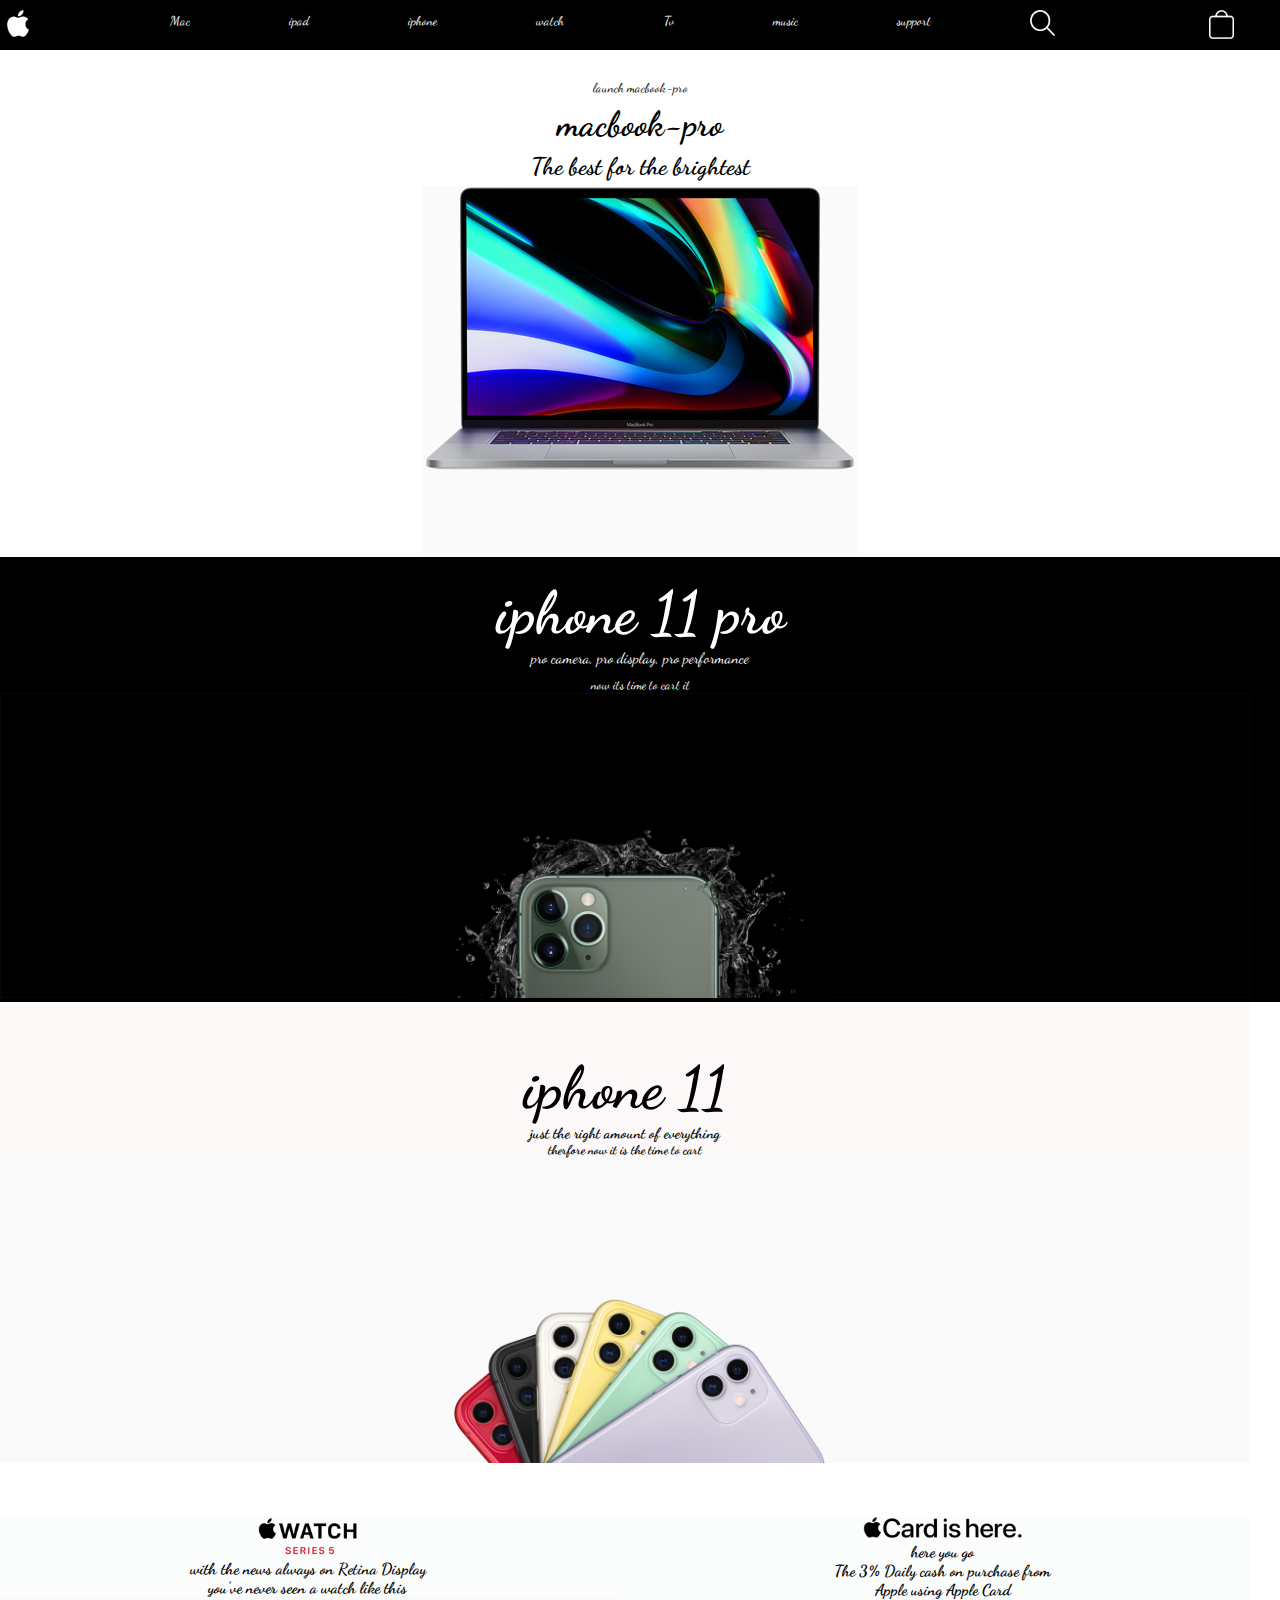
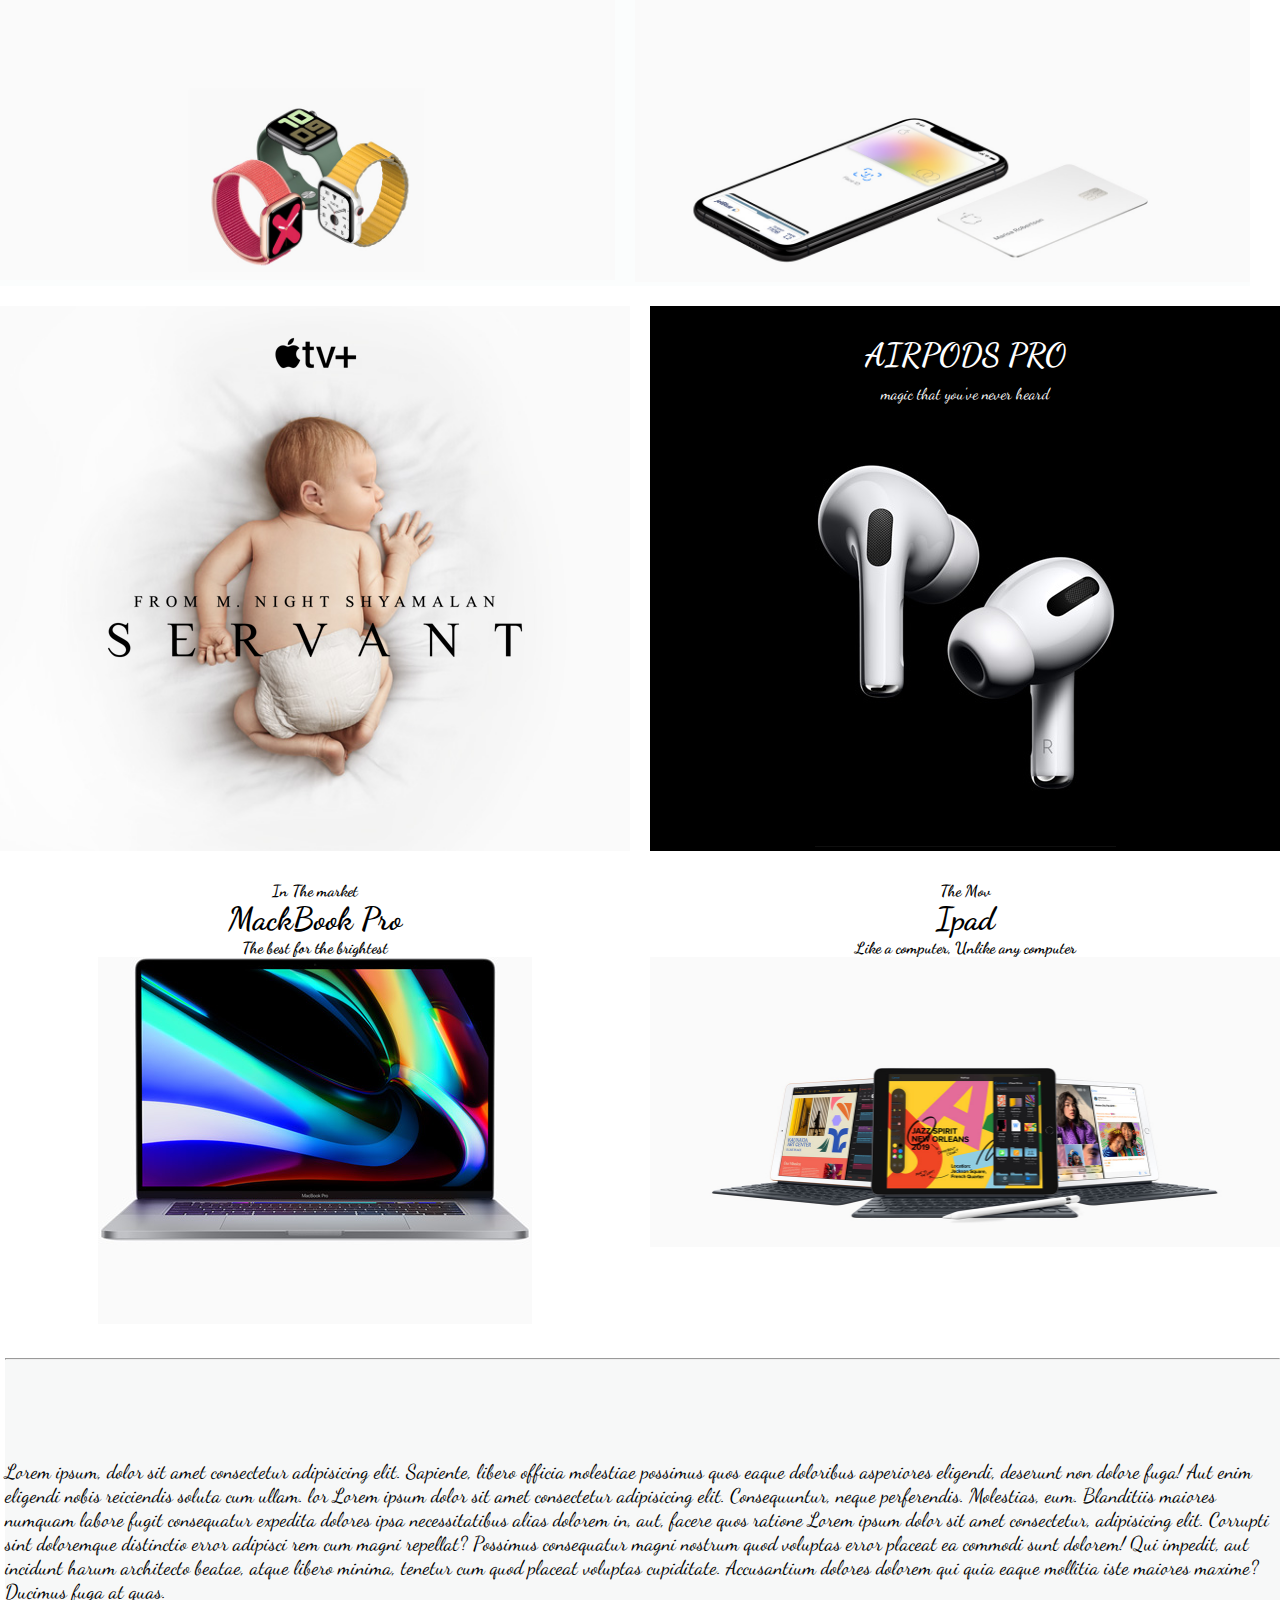
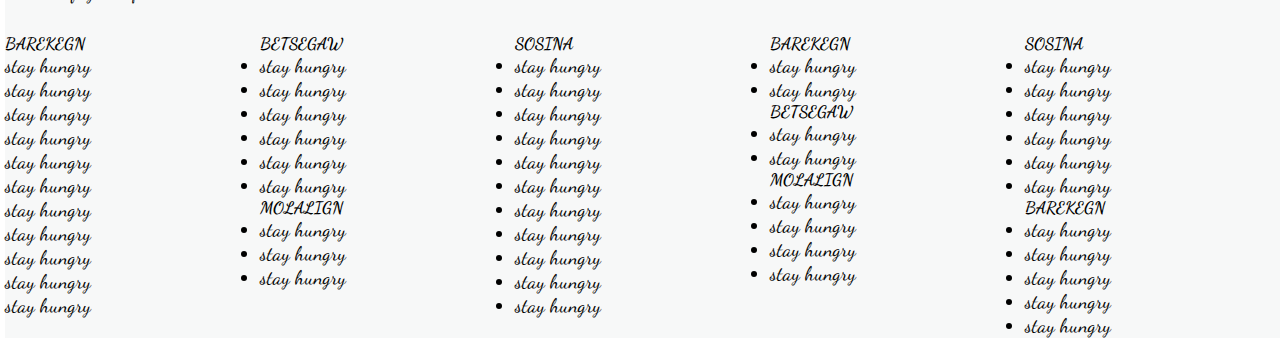
<file: Barekegn's Portifolio Website/My works/Apple's Home/index.html>
<!DOCTYPE html>
<html lang="en">
  <head>
    <meta charset="UTF-8" />
    <meta name="viewport" content="width=device-width, initial-scale=1.0" />
    <title>Apple's Home Page</title>
    <link rel="stylesheet" href="CSS/home.css" />
    <link rel="preconnect" href="https://fonts.googleapis.com">
<link rel="preconnect" href="https://fonts.gstatic.com" crossorigin>
<link href="https://fonts.googleapis.com/css2?family=Dancing+Script:wght@400..700&display=swap" rel="stylesheet">
  </head>
  <body>
    <header>
      <ul class="icons">
        <li class="icn1">
          <a href="#"><img src="images\icons\logo.png" alt="" /></a>
        </li>
        <li><a href="#">Mac</a></li>
        <li><a href="#">ipad</a></li>
        <li><a href="#">iphone</a></li>
        <li><a href="#">watch</a></li>
        <li><a href="#">Tv</a></li>
        <li><a href="#">music</a></li>
        <li><a href="#">support</a></li>
        <li class="icn2">
          <a href="#"><img src="images\icons\search-icon.png" alt="" /></a>
        </li>
        <li><a href="#"><img src="images\icons\cart.png" alt="" /></li></a>
      </ul>
    </header>
    <section class="section1">
      <div class="s1p1">
        <p>launch macbook-pro</p>
      </div>
      <div class="s1p2">
        <h1>macbook-pro</h1>
      </div>
      <div class="s1p3">
        <h2>The best for the brightest</h2>
      </div>
      <div>
        <div class="pro"><img src="images/home/macbook-pro.jpg" alt="" /></div>
      </div>
    </section>
    <section class="s2">
      <div class="s2h1">
        <h1>iphone 11 pro</h1>
      </div>
      <div class="s2p1">
        <p>pro camera, pro display, pro performance</p>
      </div>
      <div class="s2p2">
        <p>now its time to cart it</p>
      </div>
      <div class="ip11">
        <img src="images\home\iphone11-pro-bg.jpg" alt="" />
      </div>
    </section>
    <section class="sc3">
      <div class="text">
        <div class="s3h1"><h1>iphone 11</h1></div>
        <div class="s3p1"><p>just the right amount of everything</p></div>
        <div class="s3p2"><p>therfore now it is the time to cart</p></div>
      </div>
      <div class="s3i3"><img src="images\home\iphone11-bg.jpg" alt="" /></div>
    </section>
    <section class="sc4">
      <div class="part1">
        <li class="ic3">
          <a href="#"></a
          ><img src="images\icons\watch-series5-logo.png" alt="" />
        </li>
        <p>with the news always on Retina Display</p>
        <p>you've never seen a watch like this</p>
        <img src="images\home\watch-series-5.jpg" alt="" />
      </div>
      <div class="part2">
        <li class="ic4">
          <a href="#"></a><img src="images\icons\apple-card-logo.png" alt="" />
          <p>here you go</p>
        </li>
        <p>The 3% Daily cash on purchase from</p>
        <p>Apple using Apple Card</p>
        <img src="images\home\apple-card.jpg" alt="" />
      </div>
    </section>
    <section class="section5">
      <div class="part3" ;>
        <div class="logos">
          <li class="apple-tv-logo">
            <a href="#"></a><img src="images\icons\apple-tv-logo.png" alt="" />
          </li>
          <li class="servant-logo">
            <a href="#"></a><img src="images\icons\servant-logo.png" alt="" />
          </li>
        </div>
      </div>
      <div class="part4">
        <div class="h1p">
          <h1>AIRPODS PRO</h1>
          <p>magic that you've never heard</p>
        </div>
        <div class="air-pods">
          <img src="images\home\air-pods.jpg" alt="" />
        </div>
      </div>
    </section>
    <section class="section6">
      <div class="part5">
<p>In The market</p>
<h1>MackBook Pro</h1>
<p>The best for the brightest</p>
<div class="macbook-pro">
<img src="images/home/macbook-pro.jpg" alt="">
      </div>
</div>
<!-- <img src="images/home/macbook-pro.jpg" alt="">
      </div> -->
      <div class="part6">
<p>The Mov</p>
<h1>Ipad</h1>
<p>Like a computer, Unlike any computer</p>
<div class="new-ipad">
  <img src="images/home/new-ipad.jpg" alt="">
</div>
<!-- <img src="images/home/new-ipad.jpg" alt=""> -->
      </div>
    </section>
    <footer>
      <hr>
      <div class="text">
        <p>
          Lorem ipsum, dolor sit amet consectetur adipisicing elit. Sapiente,
          libero officia molestiae possimus quos eaque doloribus asperiores
          eligendi, deserunt non dolore fuga! Aut enim eligendi nobis reiciendis
          soluta cum ullam. lor Lorem ipsum dolor sit amet consectetur
          adipisicing elit. Consequuntur, neque perferendis. Molestias, eum.
          Blanditiis maiores numquam labore fugit consequatur expedita dolores
          ipsa necessitatibus alias dolorem in, aut, facere quos ratione
          Lorem ipsum dolor sit amet consectetur, adipisicing elit. Corrupti sint doloremque distinctio error adipisci rem cum magni repellat? Possimus consequatur magni nostrum quod voluptas error placeat ea commodi sunt dolorem!
          Qui impedit, aut incidunt harum architecto beatae, atque libero minima, tenetur cum quod placeat voluptas cupiditate. Accusantium dolores dolorem qui quia eaque mollitia iste maiores maxime? Ducimus fuga at quas.
        </p>
      </div>
      <div class="fotr">
        <div class="div1">
          <h5>BAREKEGN</h5>
          
            <li>stay hungry</li>
            <li>stay hungry</li>
            <li>stay hungry</li>
            <li>stay hungry</li>
            <li>stay hungry</li>
            <li>stay hungry</li>
            <li>stay hungry</li>
            <li>stay hungry</li>
            <li>stay hungry</li>
            <li>stay hungry</li>
            <li>stay hungry</li>
          
        </div>
        <div class="div2">
          <h5>BETSEGAW</h5>
          <li>stay hungry</li>
          <li>stay hungry</li>
          <li>stay hungry</li>
          <li>stay hungry</li>
          <li>stay hungry</li>
          <li>stay hungry</li>
          <div>
            <h5>MOLALIGN</h5>
            <li>stay hungry</li>
            <li>stay hungry</li>
            <li>stay hungry</li>
          </div>
        </div>
        <div class="div3">
          <h5>SOSINA</h5>
          <li>stay hungry</li>
          <li>stay hungry</li>
          <li>stay hungry</li>
          <li>stay hungry</li>
          <li>stay hungry</li>
          <li>stay hungry</li>
          <li>stay hungry</li>
          <li>stay hungry</li>
          <li>stay hungry</li>
          <li>stay hungry</li>
          <li>stay hungry</li>
        </div>
        <div class="div4">
          <div>
            <H5>BAREKEGN</H5>
            <li>stay hungry</li>
            <li>stay hungry</li>
          </div>
          <div>
            <H5>BETSEGAW</H5>
            <li>stay hungry</li>
            <li>stay hungry</li>
          </div>
          <div>
            <H5>MOLALIGN</H5>
            <li>stay hungry</li>
            <li>stay hungry</li>
            <li>stay hungry</li>
          </div>
          <div>
            <li>stay hungry</li>
          </div>
        </div>
        <div class="div5">
          <div>
            <h5>SOSINA</h5>
            <li>stay hungry</li>
            <li>stay hungry</li>
            <li>stay hungry</li>
            <li>stay hungry</li>
            <li>stay hungry</li>
            <li>stay hungry</li>
          </div>
          <div>
            <h5>BAREKEGN</h5>
            <li>stay hungry</li>
            <li>stay hungry</li>
            <li>stay hungry</li>
            <li>stay hungry</li>
            <li>stay hungry</li>
          </div>
        </div>
      </div>
    </footer>
  </body>
</html>
</file>
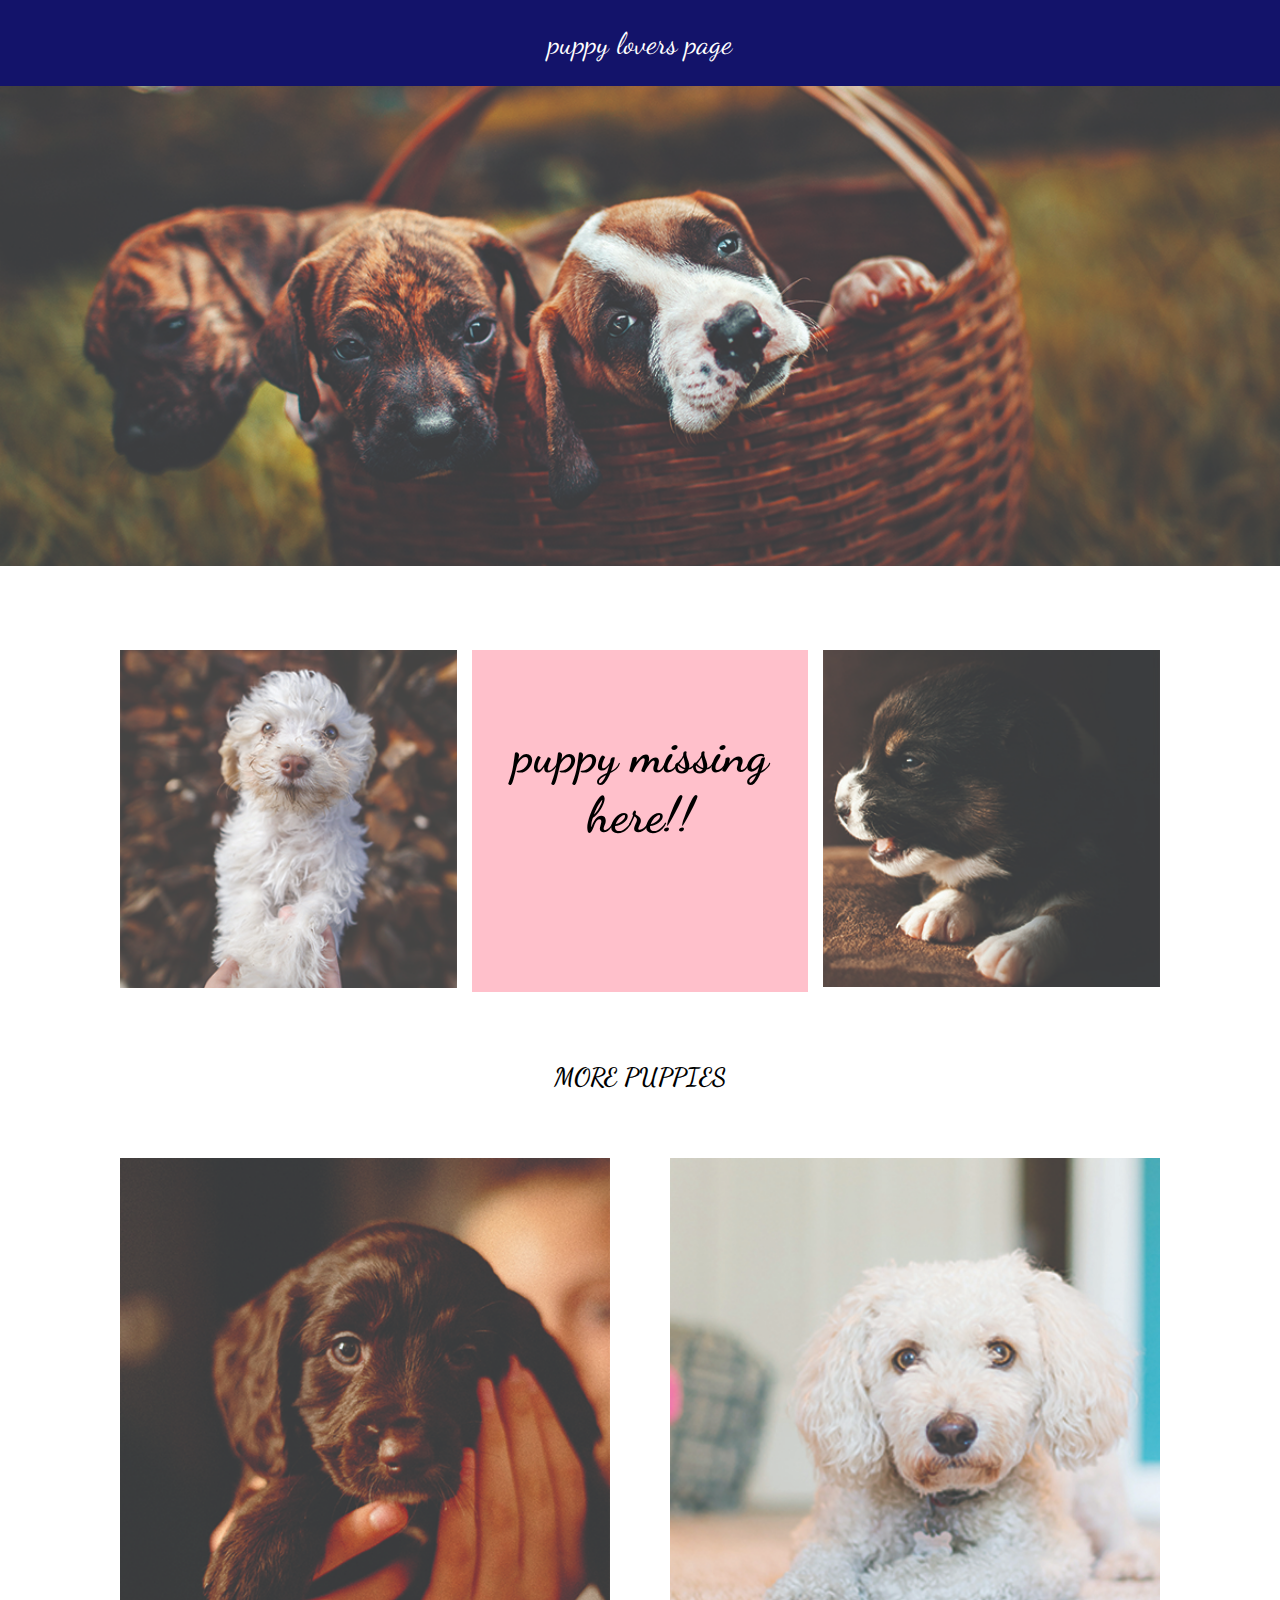
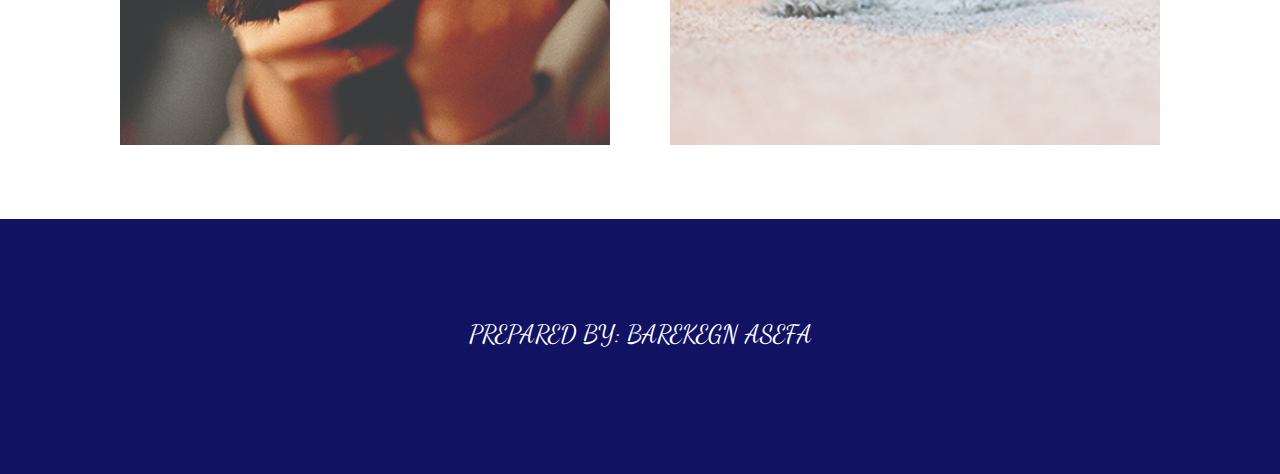
<file: Barekegn's Portifolio Website/My works/PROJECT/index.html>
<!DOCTYPE html>
<html lang="en">
  <head>
    <meta charset="UTF-8" />
    <meta name="viewport" content="width=device-width, initial-scale=1.0" />
    <title>Document</title>
    <link rel="preconnect" href="https://fonts.googleapis.com" />
    <link rel="preconnect" href="https://fonts.gstatic.com" crossorigin />
    <link
      href="https://fonts.googleapis.com/css2?family=Dancing+Script:wght@400..700&display=swap"
      rel="stylesheet"
    />
    <link rel="stylesheet" href="CSS/style.css" />
  </head>
  <body>
    <header class="headr">
      <div class="headr">
        <p class="headr">puppy lovers page</p>
      </div>
    </header>
    <section class="banner">
      <div class="bann"><img src="images\banner-puppies.jpg" alt="" /></div>
    </section>
    <section class="pp123">
      <div class="p123">
        <div class="p1"><img src="images\puppy-1.jpg" alt="" /></div>
        <div class="p2"><p>puppy missing here!!</p></div>
        <div class="p3"><img src="images\puppy-2.jpg" alt="" /></div>
      </div>
    </section>
    <section>
      <div class="more">
        <p>MORE PUPPIES</p>
      </div>
    </section>
    <section class="ppy45">
      <div class="pp45">
        <div class="p4"><img src="images\puppy-3.jpg" alt="" /></div>
        <div class="p5"><img src="images\puppy-4.jpg" alt="" /></div>
      </div>
    </section>
    <footer>
      <div>
        <p>PREPARED BY: BAREKEGN ASEFA</p>
      </div>
    </footer>
  </body>
</html>
</file>
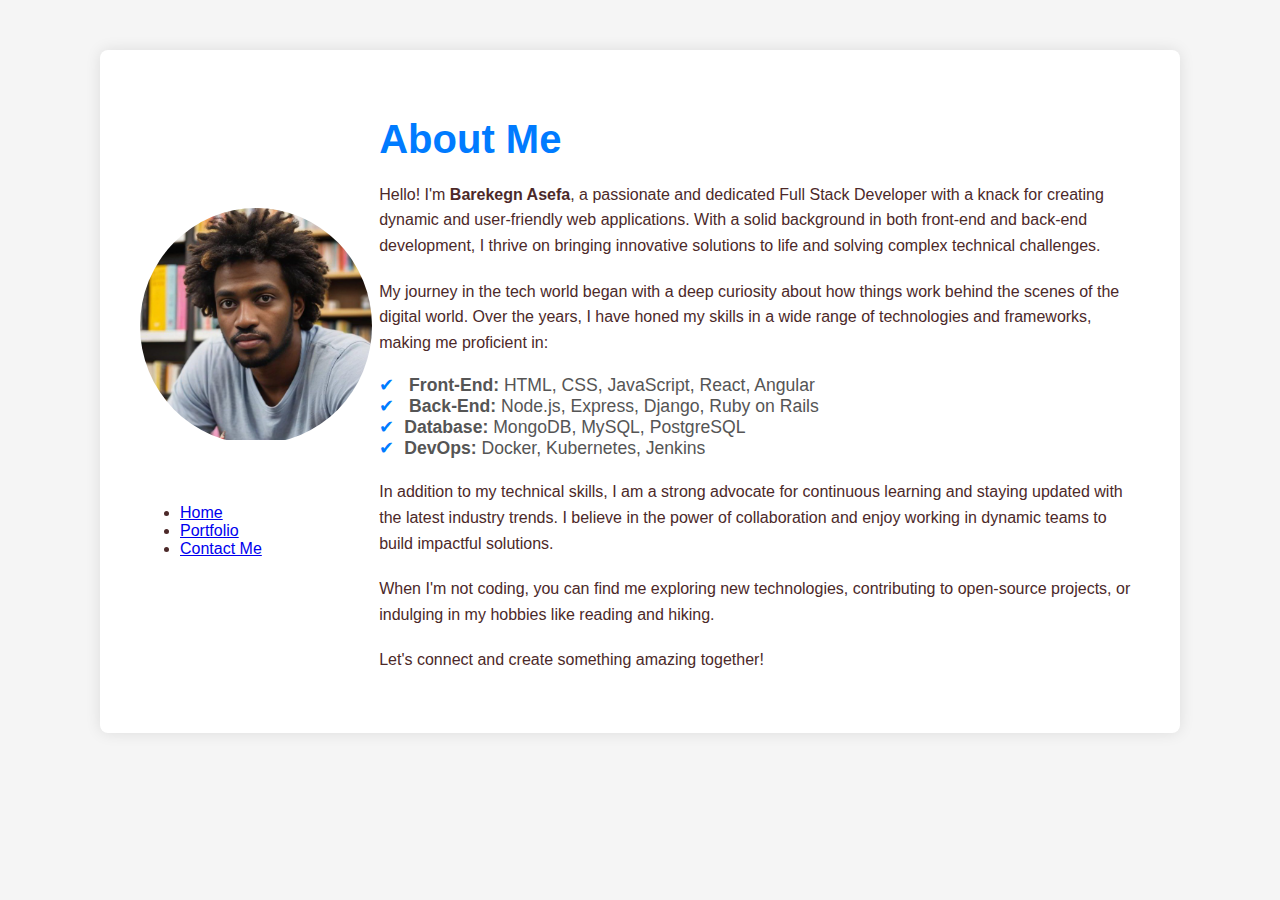
<file: Barekegn's Portifolio Website/HTML/About me.html>
<!DOCTYPE html>
<html lang="en">
  <head>
    <meta charset="UTF-8" />
    <meta name="viewport" content="width=device-width, initial-scale=1.0" />
    <title>About Me - Barekegn Asefa</title>
    <link rel="stylesheet" href="../CSS/About me.css" />
  </head>
  <body>
    <div class="about-container">
        <div style="display: inline;">
      <div class="profile-picture">
        <img
          src="../IMAGES/photo_2024-02-16_10-32-14.jpg"
          alt="Barekegn Asefa"
        />
      </div>
      <div style="margin-top: 60px;">
        <ul>
          <li><a href="Design.html">Home</a></li>
          <li><a href="https://github.com/barekegnn">Portfolio</a></li>
          <li><a href="Contact.html">Contact Me</a></li>
        </ul>
      </div>
      </div>
      <div class="about-content">
        <h1>About Me</h1>
        <p>
          Hello! I'm <strong>Barekegn Asefa</strong>, a passionate and dedicated
          Full Stack Developer with a knack for creating dynamic and
          user-friendly web applications. With a solid background in both
          front-end and back-end development, I thrive on bringing innovative
          solutions to life and solving complex technical challenges.
        </p>
        <p>
          My journey in the tech world began with a deep curiosity about how
          things work behind the scenes of the digital world. Over the years, I
          have honed my skills in a wide range of technologies and frameworks,
          making me proficient in:
        </p>
        <ul>
          <li>
            <strong>Front-End:</strong> HTML, CSS, JavaScript, React, Angular
          </li>
          <li>
            <strong>Back-End:</strong> Node.js, Express, Django, Ruby on Rails
          </li>
          <li><strong>Database:</strong> MongoDB, MySQL, PostgreSQL</li>
          <li><strong>DevOps:</strong> Docker, Kubernetes, Jenkins</li>
        </ul>
        <p>
          In addition to my technical skills, I am a strong advocate for
          continuous learning and staying updated with the latest industry
          trends. I believe in the power of collaboration and enjoy working in
          dynamic teams to build impactful solutions.
        </p>
        <p>
          When I'm not coding, you can find me exploring new technologies,
          contributing to open-source projects, or indulging in my hobbies like
          reading and hiking.
        </p>
        <p>Let's connect and create something amazing together!</p>
      </div>
    </div>
  </body>
</html>
</file>
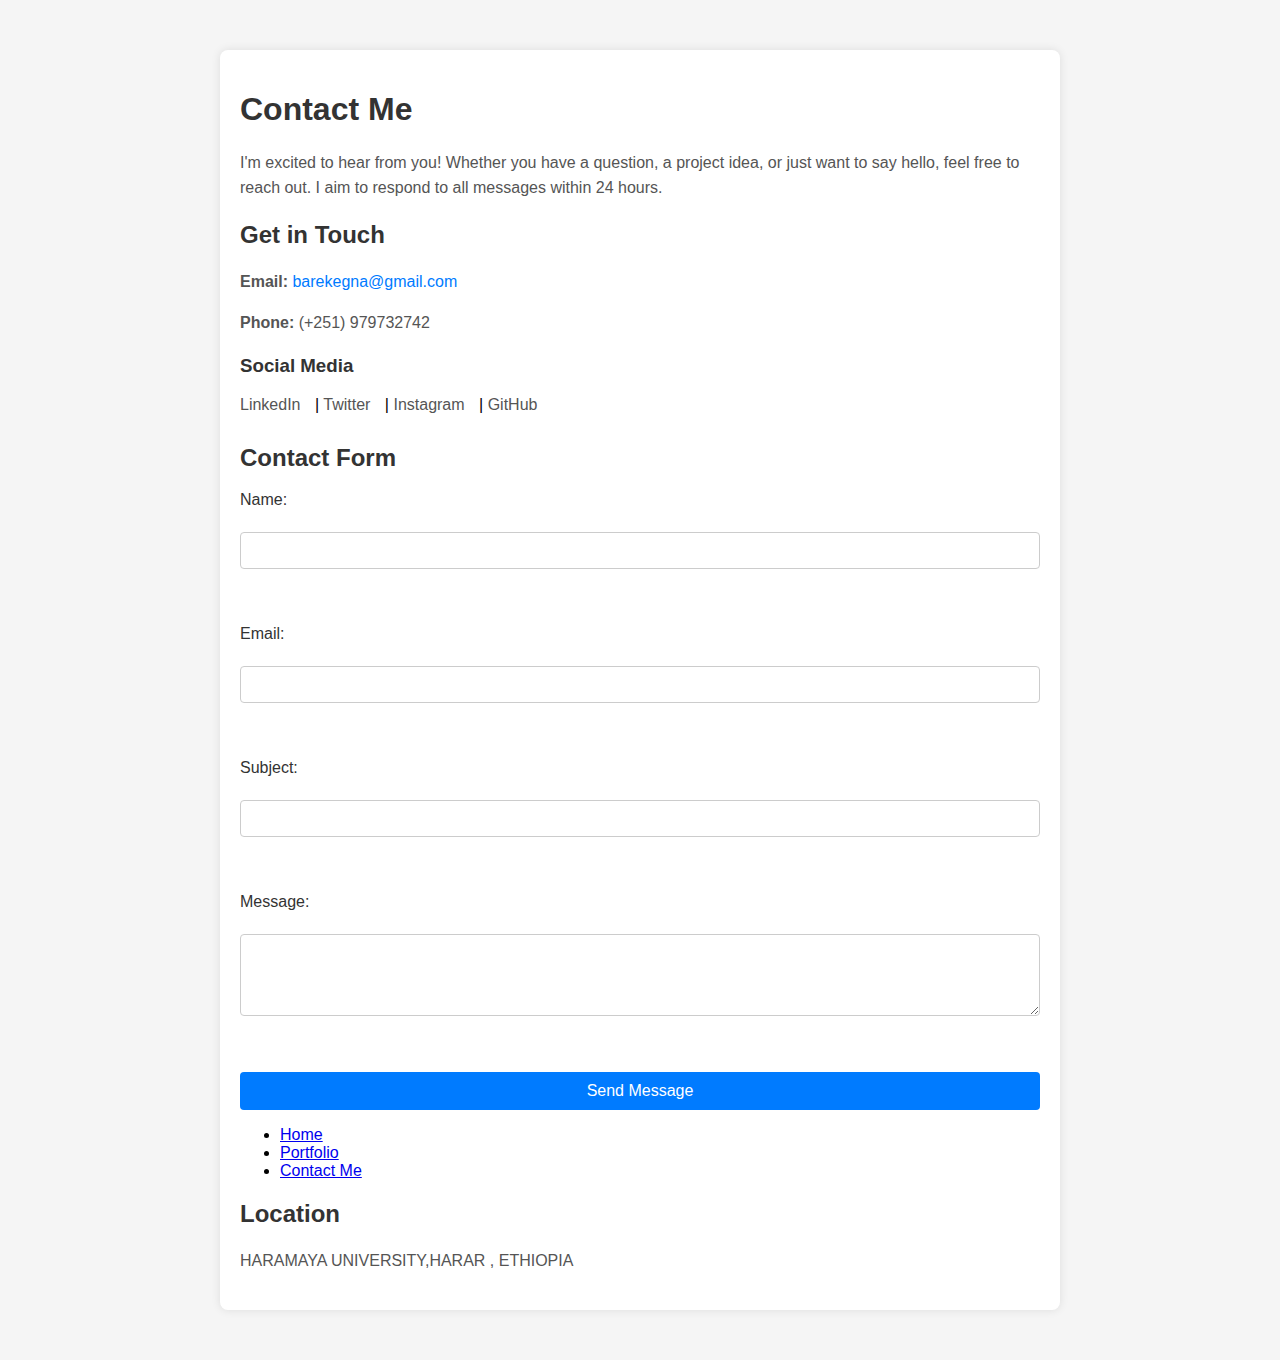
<file: Barekegn's Portifolio Website/HTML/Contact.html>
<!DOCTYPE html>
<html lang="en">
<head>
    <meta charset="UTF-8">
    <meta name="viewport" content="width=device-width, initial-scale=1.0">
    <title>Contact Me</title>
    <link rel="stylesheet" href="../CSS/Contact.css">
    <script src="../JAVASCRIPT/Contact.js"></script>
</head>
<body>
    <div class="contact-container">
        <h1>Contact Me</h1>
        <p>I'm excited to hear from you! Whether you have a question, a project idea, or just want to say hello, feel free to reach out. I aim to respond to all messages within 24 hours.</p>

        <div class="contact-info">
            <h2>Get in Touch</h2>
            <p><strong>Email:</strong> <a href="mailto:barekegna@gmail.com">barekegna@gmail.com</a></p>
            <p><strong>Phone:</strong> (+251) 979732742</p>
            <div class="social-media">
                <h3>Social Media</h3>
                <a href="https://www.linkedin.com/in/yourprofile">LinkedIn</a> |
                <a href="https://twitter.com/yourprofile">Twitter</a> |
                <a href="https://www.instagram.com/yourprofile">Instagram</a> |
                <a href="https://github.com/yourprofile">GitHub</a>
            </div>
        </div>

        <h2>Contact Form</h2>
        <form id="contact-form" action="https://formspree.io/f/yourformid" method="POST">
            <label for="name">Name:</label><br>
            <input type="text" id="name" name="name" required><br><br>

            <label for="email">Email:</label><br>
            <input type="email" id="email" name="email" required><br><br>

            <label for="subject">Subject:</label><br>
            <input type="text" id="subject" name="subject" required><br><br>

            <label for="message">Message:</label><br>
            <textarea id="message" name="message" rows="4" required></textarea><br><br>

            <button type="submit">Send Message</button>
        </form>
<nav>
    <ul>
        <li><a href="Design.html">Home</a></li>
        <li><a href="https://github.com/barekegnn">Portfolio</a></li>
        <li><a href="Contact.html">Contact Me</a></li>
    </ul>
</nav>

        <h2>Location</h2>
        <p>HARAMAYA UNIVERSITY,HARAR , ETHIOPIA</p>
    </div>

    <script src="../JAVASCRIPT/Contact.js"></script>
</body>
</html>
</file>
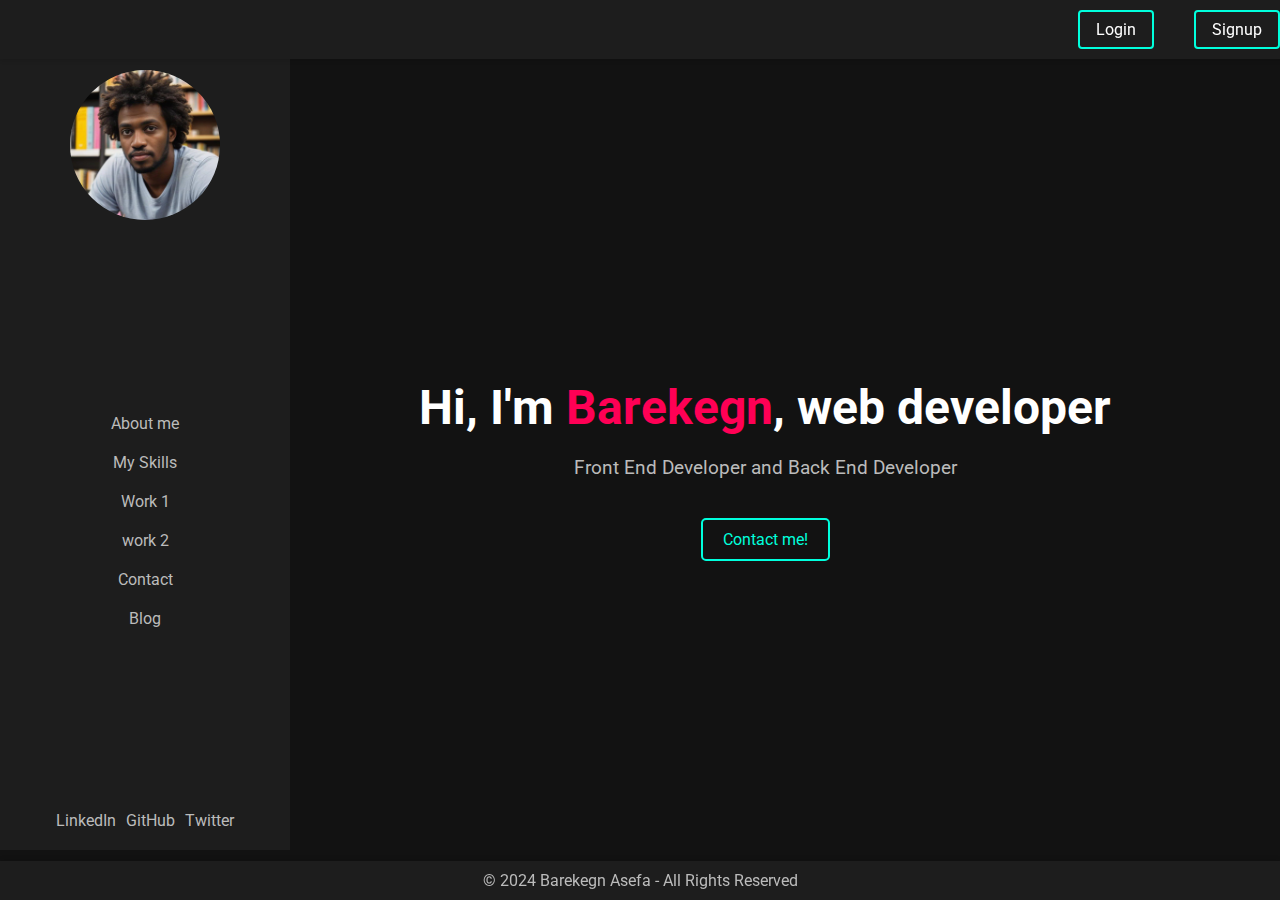
<file: Barekegn's Portifolio Website/HTML/Design.html>
<!DOCTYPE html>
<html lang="en">
  <head>
    <meta charset="UTF-8" />
    <meta name="viewport" content="width=device-width, initial-scale=1.0" />
    <title>Barekegn Asefa - Web Developer Portfolio</title>
    <link
      href="https://fonts.googleapis.com/css2?family=Roboto:wght@400;700&display=swap"
      rel="stylesheet"
    />
    <link rel="stylesheet" href="..\CSS\Desingn.css" />
  </head>
  <body>
    <div class="header">
      <a href="login.html">Login</a>
      <a href="#signup">Signup</a>
    </div>
    <div class="sidebar">
      <img
        src="../IMAGES/photo_2024-02-16_10-32-14.jpg"
        alt="Profile Picture"
      />
      <nav>
        <a href="About me.html">About me</a>
        <a href="#skills">My Skills</a>
        <a
          href="C:\Users\Admin\Desktop\Barekegn's Portifolio Website\My works\Apple's Home\finish.html"
          >Work 1</a
        >
        <a
          href="C:\Users\Admin\Desktop\Barekegn's Portifolio Website\My works\PROJECT\index.html"
          >work 2</a
        >
        <a href="Contact.html">Contact</a>
        <a
          href="https://www.linkedin.com/posts/barekegn-asefa-3419b426b_in-the-era-of-ai-developers-must-adapt-and-activity-7200064123517222912-DhMV?utm_source=combined_share_message&utm_medium=member_desktop"
          >Blog</a
        >
      </nav>
      <div class="social">
        <a
          href="https://www.linkedin.com/in/barekegn-asefa-3419b426b/?trk=opento_nprofile_details"
          >LinkedIn</a
        >
        <a href="https://github.com/barekegnn">GitHub</a>
        <a href="https://x.com/Barekegn159045">Twitter</a>
      </div>
    </div>
    <div class="main-content">
      <h1>Hi, I'm <span>Barekegn</span>, web developer</h1>
      <p>Front End Developer and Back End Developer</p>
      <a href="Contact.html" class="cta-button">Contact me!</a>
    </div>
    <div class="footer">© 2024 Barekegn Asefa - All Rights Reserved</div>
    <div class="decoration"></div>
  </body>
</html>
</file>
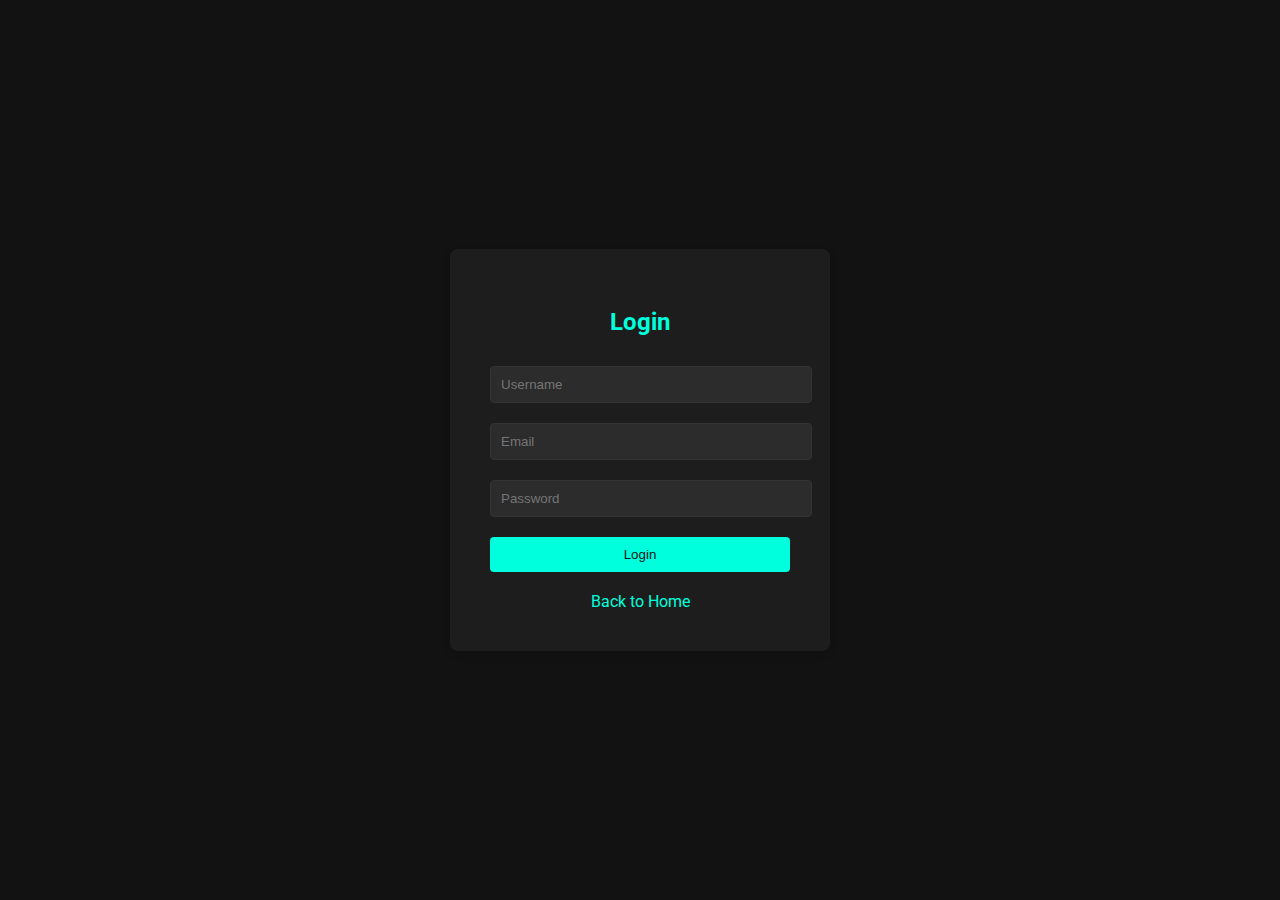
<file: Barekegn's Portifolio Website/HTML/login.html>
<!-- <!DOCTYPE html>
<html lang="en">
<head>
    <meta charset="UTF-8">
    <meta name="viewport" content="width=device-width, initial-scale=1.0">
    <title>Login - Barekegn Asefa Portfolio</title>
    <link rel="stylesheet" href="..\CSS\login.css">
    <link href="https://fonts.googleapis.com/css2?family=Roboto:wght@400;700&display=swap" rel="stylesheet">
</head>
<body>
    <div class="login-container">
        <h2>Login</h2>
        <form action="#">
            <input type="text" name="username" placeholder="Username" required>
            <input type="email" name="email" placeholder="Email" required>
            <input type="password" name="password" placeholder="Password" required>
            <input type="submit" value= "Login">
        </form>
        <a href="Design.html">Back to Home</a>
    </div>
</body>
</html> -->
<!DOCTYPE html>
<html lang="en">
<head>
    <meta charset="UTF-8">
    <meta name="viewport" content="width=device-width, initial-scale=1.0">
    <title>Login - Barekegn Asefa Portfolio</title>
    <link href="https://fonts.googleapis.com/css2?family=Roboto:wght@400;700&display=swap" rel="stylesheet">
    <style>
        body {
            margin: 0;
            font-family: 'Roboto', sans-serif;
            background-color: #121212;
            color: #fff;
            display: flex;
            justify-content: center;
            align-items: center;
            height: 100vh;
        }
        .login-container {
            background-color: #1d1d1d;
            padding: 40px;
            border-radius: 8px;
            box-shadow: 0 4px 8px rgba(0, 0, 0, 0.1);
            width: 300px;
            text-align: center;
        }
        .login-container h2 {
            margin-bottom: 20px;
            color: #00ffdd;
        }
        .login-container input {
            width: 100%;
            padding: 10px;
            margin: 10px 0;
            border: 1px solid #333;
            border-radius: 4px;
            background-color: #2c2c2c;
            color: #fff;
        }
        .login-container input[type="submit"] {
            background-color: #00ffdd;
            color: #121212;
            border: none;
            cursor: pointer;
        }
        .login-container input[type="submit"]:hover {
            background-color: #00ccbb;
        }
        .login-container a {
            color: #00ffdd;
            text-decoration: none;
            display: block;
            margin-top: 10px;
        }
    </style>
    <script>
        function redirectToHome(event) {
            event.preventDefault();
            window.location.href = "Design.html";
        }
    </script>
</head>
<body>
    <div class="login-container">
        <h2>Login</h2>
        <form onsubmit="redirectToHome(event)">
            <input type="text" name="username" placeholder="Username" required>
            <input type="email" name="email" placeholder="Email" required>
            <input type="password" name="password" placeholder="Password" required>
            <input type="submit" value="Login">
        </form>
        <a href="Design.html">Back to Home</a>
    </div>
</body>
</html>
</file>
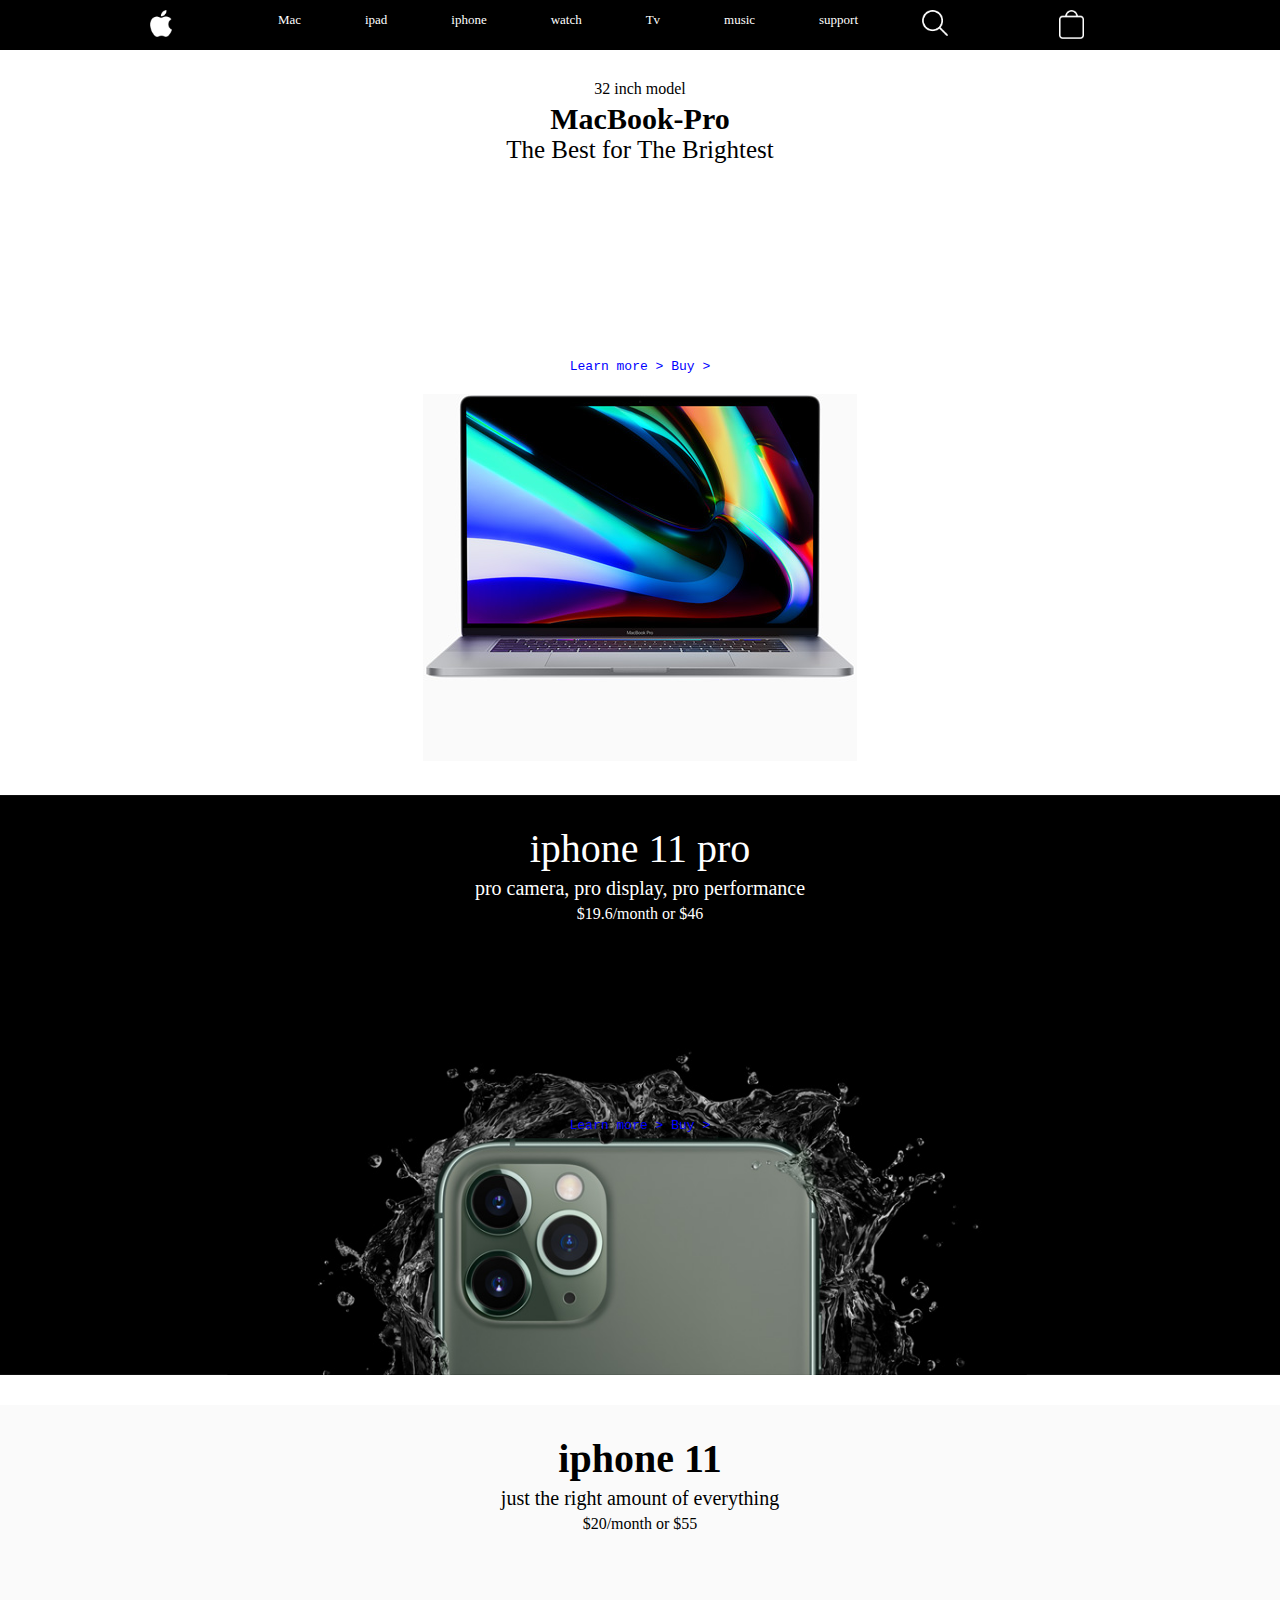
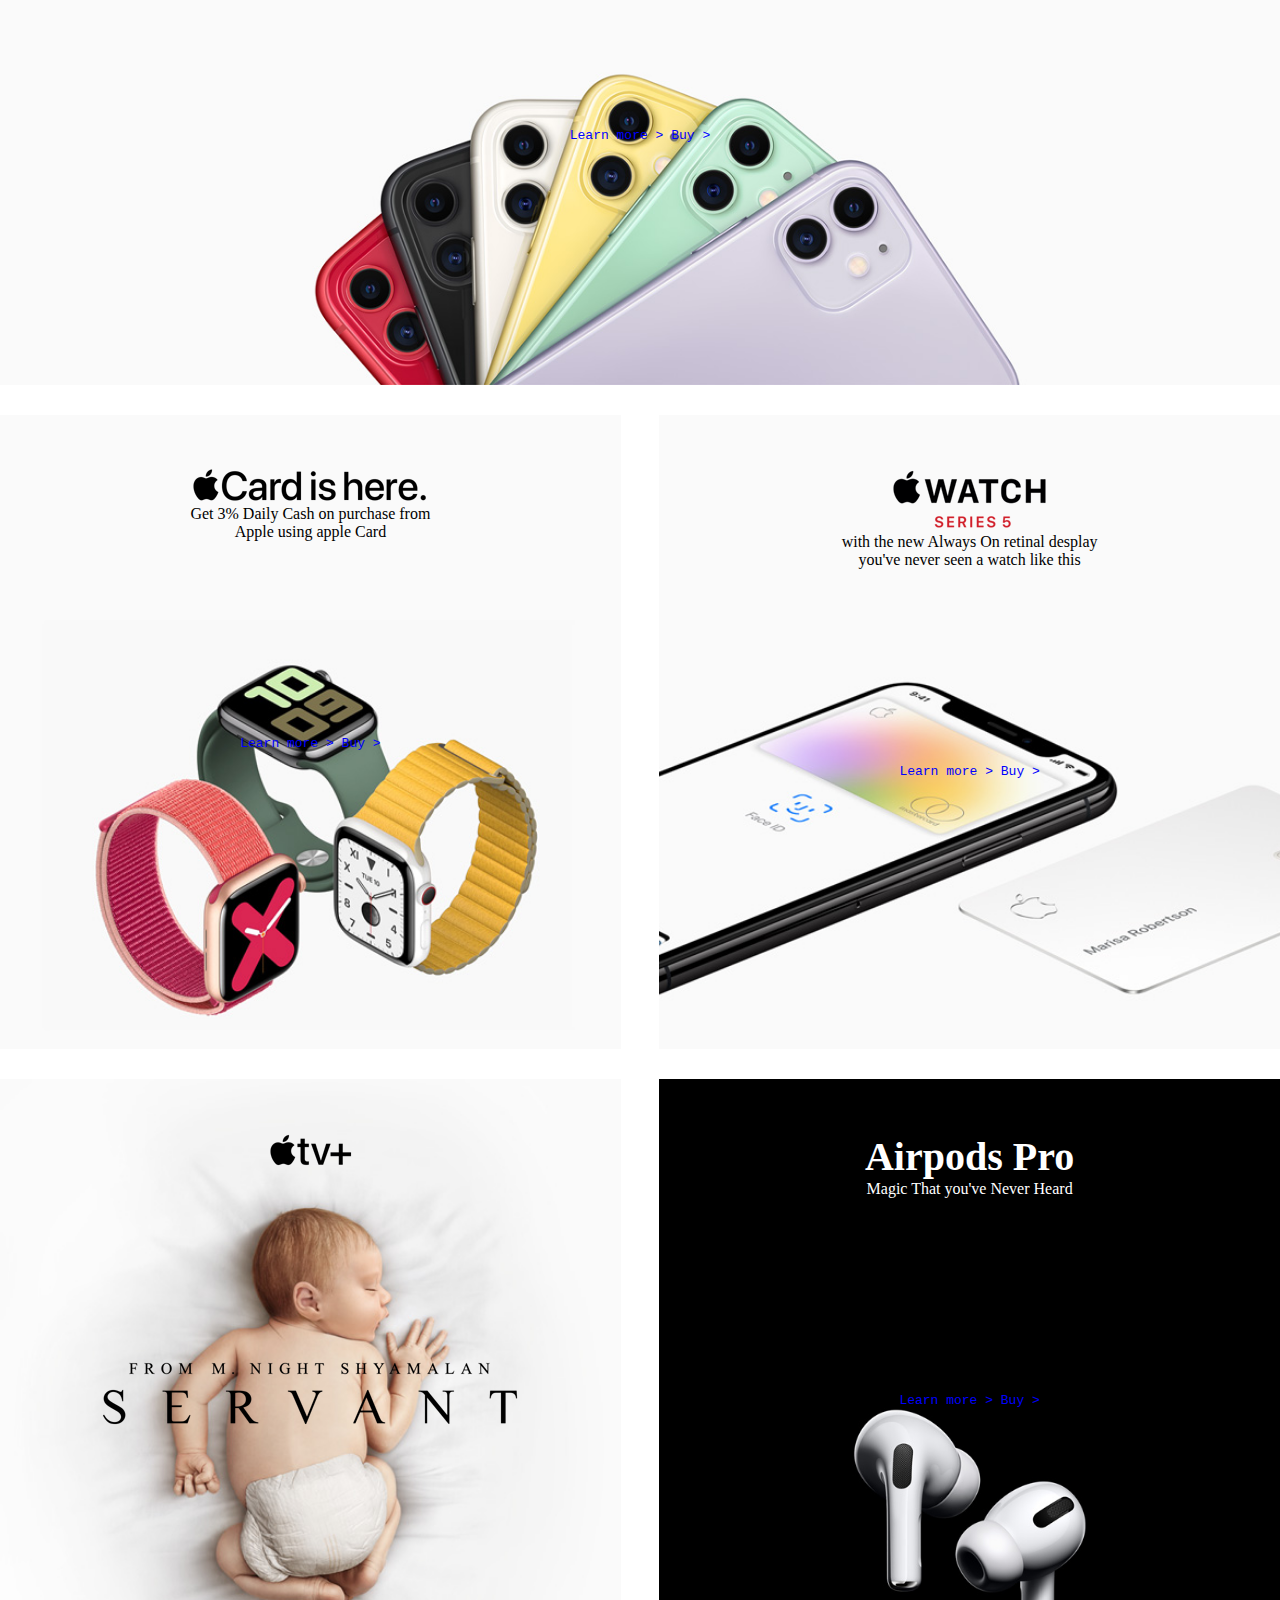
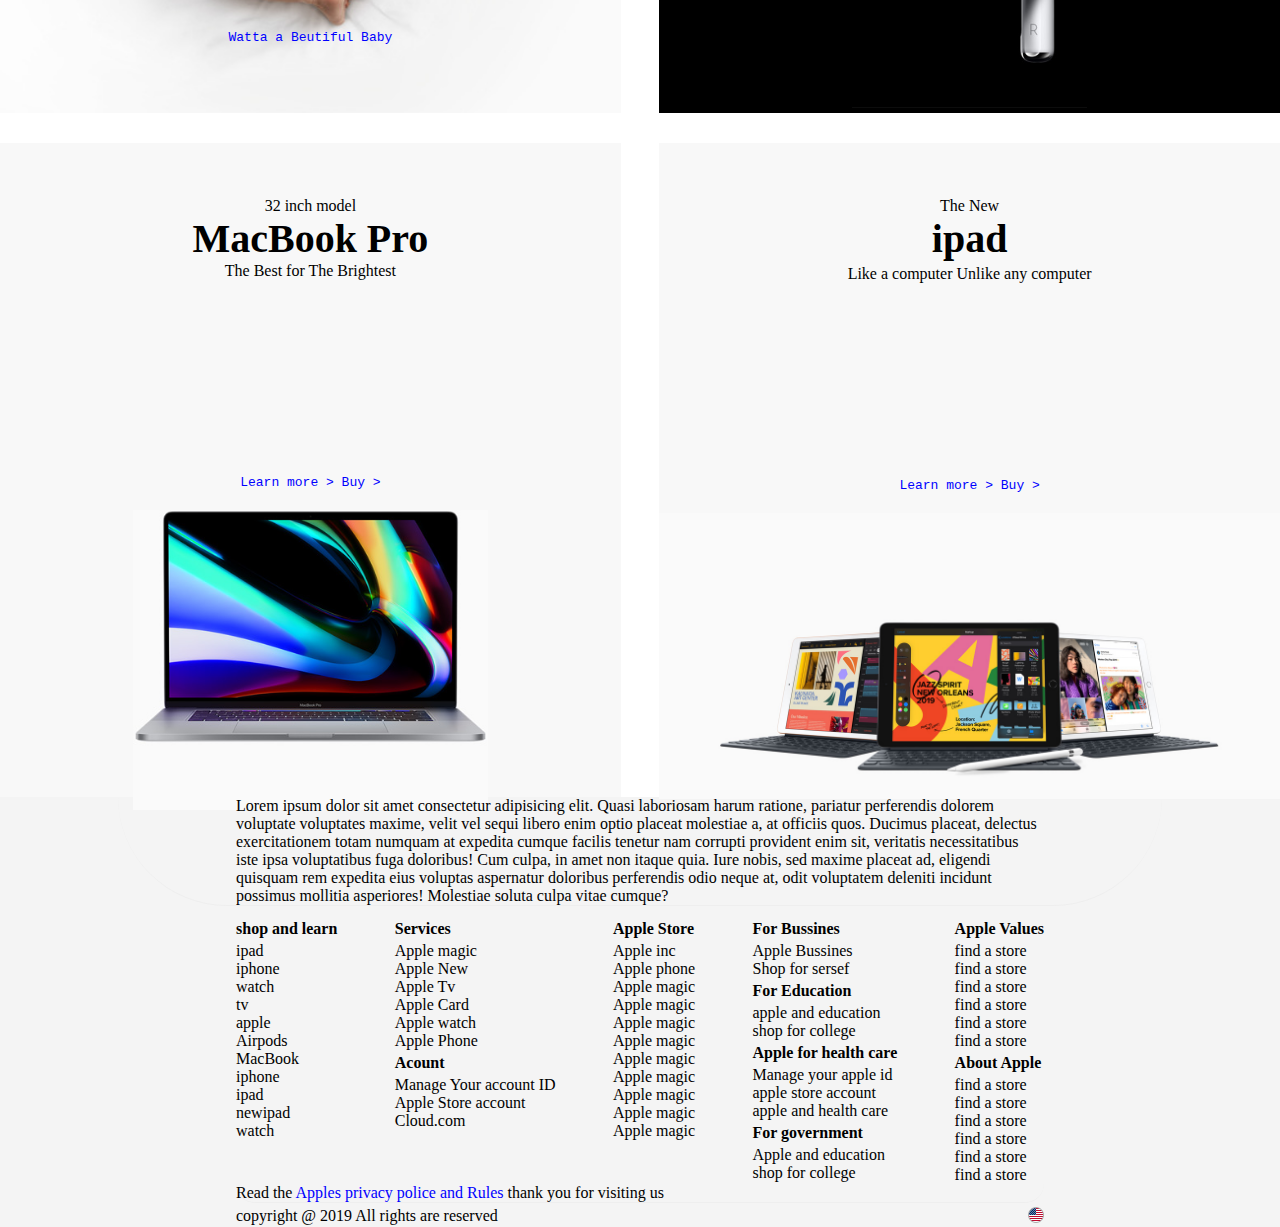
<file: Barekegn's Portifolio Website/My works/Apple's Home/finish.html>
<!DOCTYPE html>
<html lang="en">
  <head>
    <meta charset="UTF-8" />
    <meta name="viewport" content="width=device-width, initial-scale=1.0" />
    <title>Document</title>
    <link rel="stylesheet" href="CSS/finish.css" />
  </head>
  <body>
    <header>
      <div class="headerdiv1">
      <div class="headerdiv2">
       <ul class="icons">
        <li class="icn1">
          <a href="#"><img src="images\icons\logo.png" alt="" /></a>
        </li>
        <li><a href="#">Mac</a></li>
        <li><a href="#">ipad</a></li>
        <li><a href="#">iphone</a></li>
        <li><a href="#">watch</a></li>
        <li><a href="#">Tv</a></li>
        <li><a href="#">music</a></li>
        <li><a href="#">support</a></li>
        <li class="icn2">
          <a href="#"><img src="images\icons\search-icon.png" alt="" /></a>
        </li>
        <li><a href="#"><img src="images\icons\cart.png" alt="" /></li></a>
      </ul> 
      </div>
      </div>
    </header>
    <section class="section1">
      <div class="section1div1">
        <div class="model">32 inch model</div>
        <div class="title">MacBook-Pro</div>
        <div class="description">The Best for The Brightest</div>
        <div class="link-wrapper">
          <ul>
            <pre> <li><a href="#">Learn more ></a> <a href="#">Buy ></a></li></pre>
          </ul>
        </div>
        <div class="macbook-pro">
          <img src="images/home/macbook-pro.jpg" alt="" />
        </div>
      </div>
    </section>
    <section class="section2">
      <div class="title">iphone 11 pro</div>
      <div class="description">pro camera, pro display, pro performance</div>
      <div class="price">$19.6/month or $46</div>
      <div class="link-wrapper">
        <ul>
            <pre> <li><a href="#">Learn more ></a> <a href="#">Buy ></a></li></pre>
          </ul>
        </div>
    </section>
    <section class="section3">
      <div class="title">iphone 11</div>
      <div class="description">just the right amount of everything</div>
      <div class="price">$20/month or $55</div>
      <div class="link-wrapper">
       <ul>
            <pre> <li><a href="#">Learn more ></a> <a href="#">Buy ></a></li></pre>
          </ul> 
      </div>
    </section>
    <section class="section4">
      <div class="section4-div1">
        
        <div><img src="images/icons/apple-card-logo.png" alt=""></div>
        <div class="description">Get 3% Daily Cash on purchase from</div>
        <div class="description">Apple using apple Card</div>
        <div class="link-wrapper">
          <ul>
            <pre> <li><a href="#">Learn more ></a> <a href="#">Buy ></a></li></pre>
          </ul> 
        </div>
        </div>

      <div class="section4-div2">
        <div><img src="images/icons/watch-series5-logo.png" alt=""></div>
        <div class="description">with the new Always On retinal desplay</div>
        <div class="description">you've never seen a watch like this</div>
        <div class="link-wrapper">
          <ul>
            <pre> <li><a href="#">Learn more ></a> <a href="#">Buy ></a></li></pre>
          </ul> 
        </div>
        </div>

    </section>
    <section class="section5">
      <div class="section5-div1">
        <div><img src="images/icons/apple-tv-logo.png" alt=""></div>
        <div class="servant-logo"><img src="images/icons/servant-logo.png" alt=""></div>
        <div class="link-wrapper">
          <ul>
            <pre> <li><a href="#">Watta a Beutiful Baby</a></li></pre>
          </ul>
        </div>
        
      </div>
      <div class="section5-div2">
        <div class="title">Airpods Pro</div>
        <div class="description">Magic That you've Never Heard</div>
        <div class="link-wrapper">
          <ul>
            <pre> <li><a href="#">Learn more ></a> <a href="#">Buy ></a></li></pre>
          </ul>
          <div><img src="images/home/air-pods.jpg" alt=""></div>
        </div>
      </div>
    </section>
    
    <section class="section6">
      <div class="section6-div1">
        <div class="model">32 inch model</div>
        <div class="title">MacBook Pro</div>
        <div class="description">The Best for The Brightest</div>
        <div class="link-wrapper">
          <ul>
            <pre> <li><a href="#">Learn more ></a> <a href="#">Buy ></a></li></pre>
          </ul>
        </div>
        <div><img src="images/home/macbook-pro.jpg" alt=""></div>
      </div>
     
      <div class="section6-div2">
        <div class="model">The New</div>
        <div class="title">ipad</div>
        <div class="description">Like a computer Unlike any computer</div>
        <div class="link-wrapper">
          <ul>
            <pre> <li><a href="#">Learn more ></a> <a href="#">Buy ></a></li></pre>
          </ul>
        </div>
        <div><img src="images/home/new-ipad.jpg" alt=""></div>
      </div>
      
    </section>
    <footer>
      <div class="footer-div1">Lorem ipsum dolor sit amet consectetur adipisicing elit. Quasi laboriosam harum ratione, pariatur perferendis dolorem voluptate voluptates maxime, velit vel sequi libero enim optio placeat molestiae a, at officiis quos.
      Ducimus placeat, delectus exercitationem totam numquam at expedita cumque facilis tenetur nam corrupti provident enim sit, veritatis necessitatibus iste ipsa voluptatibus fuga doloribus! Cum culpa, in amet non itaque quia.
      Iure nobis, sed maxime placeat ad, eligendi quisquam rem expedita eius voluptas aspernatur doloribus perferendis odio neque at, odit voluptatem deleniti incidunt possimus mollitia asperiores! Molestiae soluta culpa vitae cumque?</div>
      <div class="footer-lists">
        <div class="footer-list1">
          <ul>
          <li class="list-title"><a href="#">shop and learn</a></li>
          <li><a href="#">ipad</a></li>
          <li><a href="#">iphone</a></li>
          <li><a href="#">watch</a></li>
          <li><a href="#">tv</a></li>
          <li><a href="#">apple</a></li>
          <li><a href="#">Airpods</a></li>
          <li><a href="#">MacBook</a></li>
          <li><a href="#">iphone</a></li>
          <li><a href="#">ipad</a></li>
          <li><a href="#">newipad</a></li>
          <li><a href="#">watch</a></li>
        </ul>
      </div>
        <div class="footer-list2">
          <div class="ft-l2p1">
            <ul>
              <li class="list-title"><a href="#">Services</a></li>
              <li><a href="#">Apple magic</a></li>
              <li><a href="#">Apple New</a></li>
              <li><a href="#">Apple Tv</a></li>
              <li><a href="#">Apple Card</a></li>
              <li><a href="#">Apple watch</a></li>
              <li><a href="#">Apple Phone</a></li>
            </ul>
          </div>
          <div class="ft-l2p2">
            <ul>
              <li class="list-title"><a href="#">Acount</a></li>
              <li><a href="#">Manage Your account ID</a></li>
              <li><a href="#">Apple Store account</a></li>
              <li><a href="#"></a>Cloud.com</li>
            </ul>
          </div>
        </div>
        <div class="footer-list3">
          <ul>
            <li class="list-title"><a href="#">Apple Store</a></li>
            <li><a href="#">Apple inc</a></li>
            <li><a href="#">Apple phone</a></li>
            <li><a href="#">Apple magic</a></li>
            <li><a href="#">Apple magic</a></li>
            <li><a href="#">Apple magic</a></li>
            <li><a href="#">Apple magic</a></li>
            <li><a href="#">Apple magic</a></li>
            <li><a href="#">Apple magic</a></li>
            <li><a href="#">Apple magic</a></li>
            <li><a href="#">Apple magic</a></li>
            <li><a href="#">Apple magic</a></li>
          </ul>
        </div>
        <div class="footer-list4">
          <div class="ft-l4p1">
            <ul>
              <li class="list-title"><a href="#">For Bussines</a></li>
              <li><a href="#">Apple Bussines</a></li>
              <li><a href="#">Shop for sersef</a></li>
            </ul>
          </div>
          <div class="ft-l4p2">
            <ul>
              <li class="list-title"><a href="#">For Education</a></li>
              <li><a href="#">apple and education</a></li>
              <li><a href="#">shop for college</a></li>
            </ul>
          </div>
          <div class="ft-l4p3">
            <ul>
              <li class="list-title"><a href="#">Apple for health care</a></li>
              <li><a href="#">Manage your apple id</a></li>
              <li><a href="#">apple store account</a></li>
              <li><a href="#">apple and health care</a></li>
            </ul>
          </div>
          <div class="ft-l4p4">
            <ul>
              <li class="list-title"><a href="#">For government</a></li>
              <li><a href="#">Apple and education</a></li>
              <li><a href="#">shop for college</a></li>
            </ul>
          </div>
        </div>
        <div class="footer-list5">
          <div class="ft-l5p1">
            <ul>
              <li class="list-title"><a href="#">Apple Values</a></li>
              <li><a href="#">find a store</a></li>
              <li><a href="#">find a store</a></li>
              <li><a href="#">find a store</a></li>
              <li><a href="#">find a store</a></li>
              <li><a href="#">find a store</a></li>
              <li><a href="#">find a store</a></li>
            </ul>
          </div>
          <div>
            <ul>
              <li class="list-title"><a href="#">About Apple</a></li>
              <li><a href="#">find a store</a></li>
              <li><a href="#">find a store</a></li>
              <li><a href="#">find a store</a></li>
              <li><a href="#">find a store</a></li>
              <li><a href="#">find a store</a></li>
              <li><a href="#">find a store</a></li>
            </ul>
          </div>
        </div>
      
      </div>
      <div class="footer-div3">
        <div class="privacy-police">Read the <a href="#">Apples privacy police and Rules</a> thank you for visiting us</div>
        <div class="COPYRIGHT">
<div class="copyright">copyright @ 2019 All rights are reserved</div>
        <div><a href="#"><img src="images/icons/16.png" alt=""></a></div>
        </div>
      </div>
    </footer>
  </body>
</html>
</file>
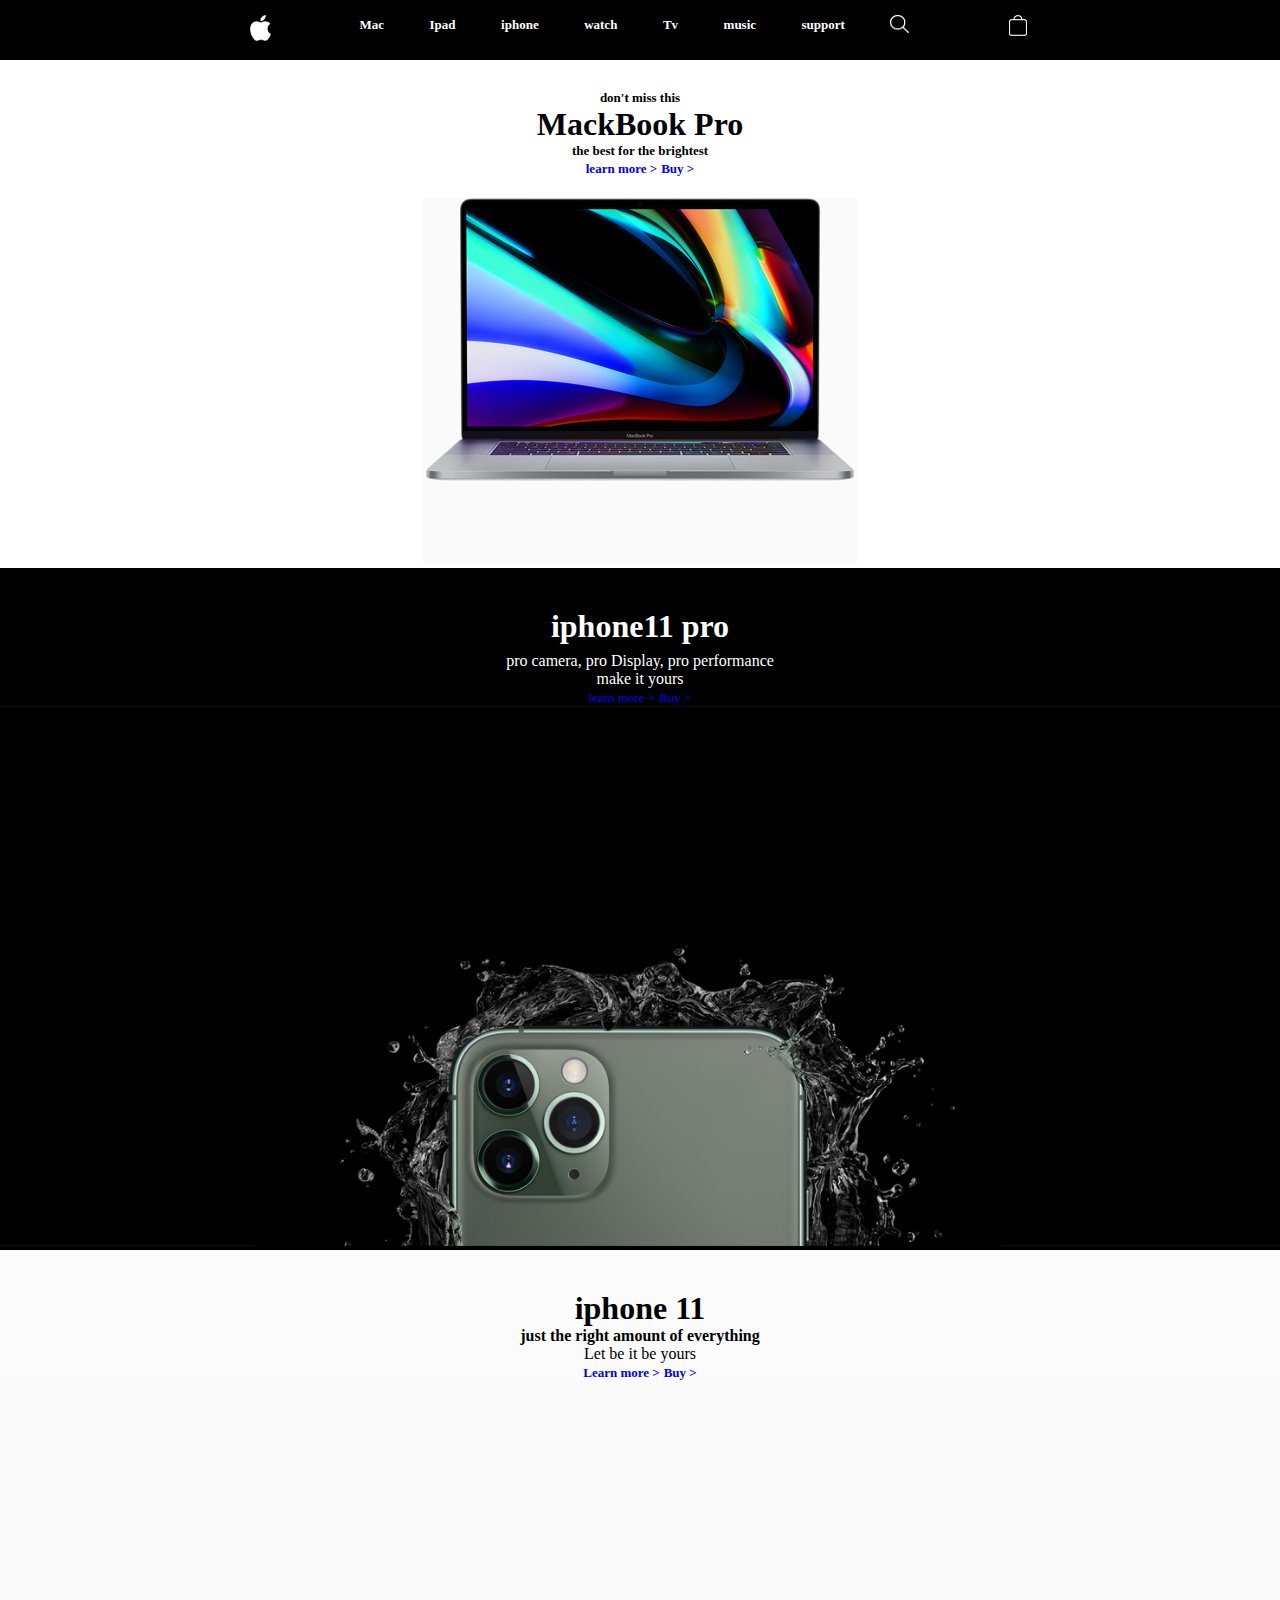
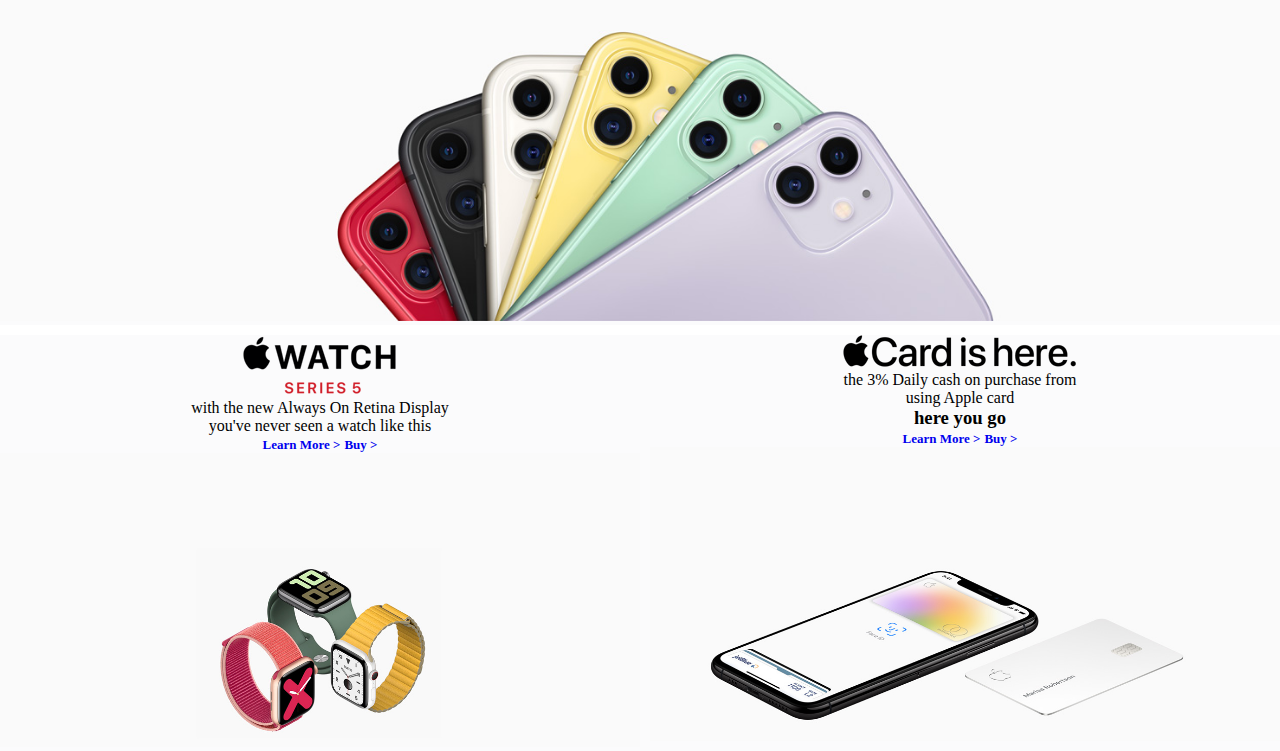
<file: Barekegn's Portifolio Website/My works/Apple's Home/try.html>
<!DOCTYPE html>
<html lang="en">
  <head>
    <meta charset="UTF-8" />
    <meta name="viewport" content="width=device-width, initial-scale=1.0" />
    <title>Document</title>
    <link rel="stylesheet" href="CSS/try.css" />
  </head>
  <body>
    <header>
      <ul class="hdr">
        <li class="apple-logo">
          <a href="#"><img src="images\icons\logo.png" alt="" /></a>
        </li>
        <li>
          <a href="#">Mac</a>
        </li>
        <li>
          <a href="#">Ipad</a>
        </li>
        <li>
          <a href="#">iphone</a>
        </li>
        <li>
          <a href="#">watch</a>
        </li>
        <li>
          <a href="#">Tv</a>
        </li>
        <li>
          <a href="#">music</a>
        </li>
        <li>
          <a href="#">support</a>
        </li>
        <li>
          <a href="#"><img src="images\icons\search-icon.png" alt="" /></a>
        </li>
        <li class="cart-logo">
          <a href="#"><img src="images\icons\cart.png" alt="" /></a>
        </li>
      </ul>
    </header>
    <section class="section1">
      <div class="part1">
        <div class="partT1">
          <p>don't miss this</p>
          <h1>MackBook Pro</h1>
          <p>the best for the brightest</p>
          <a href="#">learn more ></a> <a href="#">Buy ></a>
        </div>
        <div class="part1img1">
          <img src="images\home\macbook-pro.jpg" alt="" />
        </div>
      </div>
    </section>

    <section class="section2">
      <div class="section2part1">
        <h1>iphone11 pro</h1>
        <p>pro camera, pro Display, pro performance</p>
        <p>make it yours</p>
        <a href="#">learn more ></a> <a href="#">Buy ></a>
        <img src="images\home\iphone11-pro-bg.jpg" alt="" />
      </div>
    </section>
    <section class="section3">
      <div class="section3part1">
        <h1>iphone 11</h1>
        <h4>just the right amount of everything</h4>
        <p>Let be it be yours</p>
        <a href="#">Learn more ></a> <a href="#">Buy ></a>
        <img src="images/home/iphone11-bg.jpg" alt="" />
      </div>
    </section>

    <section class="section4">
      <div class="watchandcard">
        <div class="watch"> 
<img src="images/icons/watch-series5-logo.png" alt="">
<p>with the new Always On Retina Display</p>
  <p>you've never seen a watch like this</p>
  <a href="#">Learn More ></a> <a href="#">Buy ></a>
  <nav class="wtch"><img src="images/home/watch-series-5.jpg" alt=""></nav>
        </div>
        <div class="card">
<img src="images/icons/apple-card-logo.png" alt="">
<p>the 3% Daily cash on purchase from</p>
  <p>using Apple card</p>
  <h3>here you go</h3>
  <a href="#">Learn More ></a> <a href="#">Buy ></a>
  <nav class="crd"><img src="images/home/apple-card.jpg" alt=""></nav>
        </div>
      </div>
    </section>
  

    <section class="section5">
      <div></div>
      <div></div>
    </section>

    <section class="section6">
      <div></div>
      <div></div>
    </section>

    <footer>
      <div></div>
      <div>
        <div></div>
        <div></div>
        <div></div>
        <div></div>
        <div></div>
      </div>
    </footer>
  </body>
</html>
</file>
<file: Barekegn's Portifolio Website/My works/Apple's Home/CSS/home.css>
* {
  padding: 0%;
  margin: 0%;
}
img{
  max-width: 100%;
}
 .body {
  font-family: "Dancing Script", cursive;
  font-optical-sizing: auto;
  font-weight: weight;
  font-style: normal;
} 
header {
  margin-bottom: 30px;
  font-family: "Dancing Script", cursive;
  font-optical-sizing: auto;
  font-weight: weight;
  font-style: normal;
}
.icons {
  display: flex;
  justify-content: space-between;
  background-color: black;
  text-decoration-color: white;
  padding-top: 10px;
  padding-bottom: 7px;
}
.icons li a {
  color: white;
  text-decoration: none;
  font-size: small;
}
.icons li img {
  width: 35%;
}
.icn1 {
  display: flex;
  padding-left: 7px;
  color: white;
}
.icn1 p {
  text-align: center;
  padding-top: 5px;
  padding-bottom: 5px;
}
.icn2 {
  padding-right: 7px;
}
.section1{
  font-family: "Dancing Script", cursive;
  font-optical-sizing: auto;
  font-weight: weight;
  font-style: normal;
}
.s2{
  font-family: "Dancing Script", cursive;
  font-optical-sizing: auto;
  font-weight: weight;
  font-style: normal;
}
.s1p1,
.s1p2,
.s1p3 {
  text-align: center;
}
.s1p1 p {
  font-size: small;
  margin-bottom: 7px;
}
.s1p2 h1 {
  font-size: 35px;
  font-weight: bold;
  margin-bottom: 7px;
}
.s1p3 h2 {
  margin-bottom: 5px;
}
.pro {
  text-align: center;
}
.ip11 {
  background-color: black;
}
.s2h1 {
  padding-top: 20px;
  color: white;
  text-align: center;
  font-size: 30px;
  background-color: black;
}
.s2p1 {
  color: white;
  text-align: center;
  font-size: 15px;
  background-color: black;
  padding-bottom: 10px;
}
.s2p2 {
  color: white;
  text-align: center;
  font-size: small;
  background-color: black;
}
.ip11 img {
  margin-top: 0%;
  width: 1250px;
  text-align: center;
}
.sc3 {
  text-align: center;
  width: 1250px;
  font-family: "Dancing Script", cursive;
  font-optical-sizing: auto;
  font-weight: weight;
  font-style: normal;
}
.s3i3 {
  text-align: center;
  max-width: 1250px;
}
.text {
  padding-top: 50px;
  margin-bottom: 0%;
  background-color: rgb(253, 249, 249);
}
.s3i3 img {
  margin-top: 0%;
  text-align: center;
  width: 1250px;
  background-color: white;
}
.s3h1 {
  font-size: 30px;
  font-weight: bold;
}
.s3p1 {
  font-size: 15px;
  font-weight: bold;
}
.s3p2 {
  font-size: small;
  font-weight: bold;
}
.sc4 {
  display: flex;
  width: 1250px;
  margin-top: 50px;
  background-color: rgb(251, 253, 253);
  font-family: "Dancing Script", cursive;
  font-optical-sizing: auto;
  font-weight: weight;
  font-style: normal;
}
.part1 {
  width: 50%;
  padding-right: 10px;
  text-align: center;
  list-style-type: none;
  font-weight: bold;
}
.part2 {
  width: 50%;
  padding-left: 10px;
  text-align: center;
  list-style-type: none;
  font-weight: bold;
}
.part1 img {
  width: 100%;
  list-style-type: none;
}
.part2 img {
  width: 100%;
  list-style-type: none;
}
.ic3 img {
  width: 100px;
  text-align: center;
}
.ic4 img {
  width: 160px;
  text-align: center;
}
.section5 {
  display: flex;
  margin-top: 20px;
  font-family: "Dancing Script", cursive;
  font-optical-sizing: auto;
  font-weight: weight;
  font-style: normal;
}
.servant-logo {
  text-align: center;
  padding-top: 210px;
  list-style-type: none;
}
.apple-tv-logo {
  padding-top: 30px;
  list-style-type: none;
}
.part3 {
  width: 50%;
  text-align: center;
  margin-right: 10px;
  background-image: url(../images/home/apple-tv-background.jpg);
  background-size: cover;
  background-position-x: center;
}
.part4 {
  width: 50%;
  text-align: center;
  margin-left: 10px;
  background-color: black;
  color: white;
  margin-right: 0%;
}
.part4 .air-pods img {
  padding-top: 60px;
  width: fit-content;
}
.h1p {
  padding-top: 30px;
}
.h1p h1 {
  padding-bottom: 10px;
}
.section6 {
  display: flex;
  text-align: center;
  margin-top: 30px;
  margin-bottom: 30px;
  font-weight: bold;
  font-family: "Dancing Script", cursive;
  font-optical-sizing: auto;
  font-weight: weight;
  font-style: normal;
}
.part5 {
  width: 50%;
  background-color: rgb(255, 255, 255);
  margin-right: 10px;
}

.part6 {
  width: 50%;
  background-color: rgb(255, 255, 255);
  margin-left: 10px;
}
.macbook-pro img {
  max-width: 100%;
  padding: 100px, 100px;
}
.new-ipad img {
  max-width: 100%;
  padding: 100px, 100px;
}
.fotr {
  display: flex;
  margin-top: 30px;
  list-style-type: disc;
}
.div1 {
  width: 50%;
}
.div2 {
  width: 50%;
}
.div3 {
  width: 50%;
}
.div4 {
  width: 50%;
}
.div5 {
  width: 50%;
}
footer .text {
  background-color: rgb(247, 248, 248);
  margin-top: 50px;
}
footer {
  margin-left: 5px;
  background-color: rgb(247, 248, 248);
  font-family: "Dancing Script", cursive;
  font-optical-sizing: auto;
  font-weight: weight;
  font-style: normal;
  font-size: 20px;
}
hr {
  color: rgb(189, 13, 13);
  animation: alternate;
  size: 5px;
}
</file>
<file: Barekegn's Portifolio Website/My works/PROJECT/CSS/style.css>
* {
  margin: 0%;
  padding: 0%;
}
/* .dancing-script-uniquifier {
  font-family: "Dancing Script", cursive;
  font-optical-sizing: auto;
  font-weight: weight;
  font-style: normal;
} */
body {
  background-color: white;
}
header{
  /* transition: background-color 30s ease; */
  background-color: rgb(19, 19, 106);
  text-align: center;
  font-size: 30px;
  color: white;
  padding-bottom: 25px;
  padding-top: 25px;
  font-family: "Dancing Script", cursive;
  font-optical-sizing: auto;
  font-weight: weight;
  font-style: normal;
}
footer {
  background-color: rgb(18, 18, 99);
  text-align: center;
  color: white;
  padding-top: 100px;
  padding-bottom: 125px;
  font-size: 25px;
  margin-top: 70px;
  font-family: "Dancing Script", cursive;
  font-optical-sizing: auto;
  font-weight: weight;
  font-style: normal;
}
.banner {
  max-width: 100%;
}
.bann {
  max-width: 100%;
  margin-bottom: 80px;
}
.bann img {
  width: 100%;
}
.more {
  padding-top: 70px;
  padding-bottom: 66px;
  background-color: white;
  text-align: center;
  font-size: 25px;
  color: black;
  font-weight: bold;
  font-family: "Dancing Script", cursive;
  font-optical-sizing: auto;
  font-weight: weight;
  font-style: normal;
}
.p123 {
  display: flex;
}
.p1,
.p2,
.p3 {
  width: 33%;
}
.p1 img,
.p2 img,
.p3 img {
  width: 100%;
}
.p1 {
  margin-left: 120px;
}
.p2 {
  margin-left: 15px;
  margin-right: 15px;
}
.p2 p {
  padding-top: 75px;
  padding-bottom: 75px;
  font-weight: bold;
  font-size: 50px;
  font-family: "Dancing Script", cursive;
  font-optical-sizing: auto;
  font-weight: weight;
  font-style: normal;
}
.p3 {
  margin-right: 120px;
}
.pp45 {
  display: flex;
}
.p4,
.p5 {
  width: 50%;
}
.p4 {
  margin-left: 120px;
  margin-right: 30px;
}
.p5 {
  margin-right: 120px;
  margin-left: 30px;
}
.p4 img,
.p5 img {
  width: 100%;
}
.p2 {
  text-align: center;
  font-size: 20px;
  background-color: pink;
}
</file>
<file: Barekegn's Portifolio Website/CSS/About me.css>
body {
    font-family: 'Arial', sans-serif;
    margin: 0;
    padding: 0;
    background-color: #f5f5f5;
    color: #4c2929;
}

.about-container {
    display: flex;
    flex-direction: column;
    align-items: center;
    width: 80%;
    max-width: 1000px;
    margin: 50px auto;
    padding: 20px;
    background-color: #fff;
    box-shadow: 0 0 15px rgba(0, 0, 0, 0.1);
    border-radius: 8px;
}

.profile-picture {
    width: 97%;
    height: auto;
    overflow: hidden;
    border-radius: 50%;
    margin-bottom: 20px;
}

.profile-picture img {
    width: 100%;
    height: auto;
}

.about-content {
    text-align: center;
}

.about-content h1 {
    font-size: 2.5em;
    color: #007BFF;
    margin-bottom: 20px;
}

.about-content p {
    line-height: 1.6;
    margin-bottom: 20px;
}

.about-content ul {
    list-style-type: none;
    padding: 0;
    margin: 20px 0;
}

.about-content ul li {
    font-size: 1.1em;
    color: #555;
}

.about-content ul li::before {
    content: "✔";
    color: #007BFF;
    margin-right: 10px;
}

@media (min-width: 768px) {
    .about-container {
        flex-direction: row;
        padding: 40px;
    }
    .profile-picture {
        margin-right: 40px;
    }
    .about-content {
        text-align: left;
    }
}
</file>
<file: Barekegn's Portifolio Website/CSS/Contact.css>
body {
    font-family: Arial, sans-serif;
    margin: 0;
    padding: 0;
    background-color: #f5f5f5;
}

.contact-container {
    width: 80%;
    max-width: 800px;
    margin: 50px auto;
    padding: 20px;
    background-color: #fff;
    box-shadow: 0 0 10px rgba(0, 0, 0, 0.1);
    border-radius: 8px;
}

h1, h2, h3 {
    color: #333;
}

p {
    color: #555;
    line-height: 1.6;
}

.contact-info {
    margin-bottom: 30px;
}

.contact-info a {
    color: #007BFF;
    text-decoration: none;
}

.contact-info a:hover {
    text-decoration: underline;
}

.social-media a {
    color: #555;
    margin-right: 10px;
    text-decoration: none;
}

.social-media a:hover {
    text-decoration: underline;
}

form {
    display: flex;
    flex-direction: column;
}

label {
    margin-bottom: 5px;
    color: #333;
}

input, textarea {
    padding: 10px;
    margin-bottom: 20px;
    border: 1px solid #ccc;
    border-radius: 4px;
}

button {
    padding: 10px 20px;
    border: none;
    background-color: #007BFF;
    color: #fff;
    border-radius: 4px;
    cursor: pointer;
    font-size: 16px;
}

button:hover {
    background-color: #0056b3;
}
</file>
<file: Barekegn's Portifolio Website/My works/Apple's Home/CSS/finish.css>
* {
  padding: 0%;
  margin: 0%;
}
img {
  max-width: 100%;
}
.headerdiv2 ul {
  padding-left: 150px;
  padding-right: 150px;
}
.icons {
  display: flex;
  justify-content: space-between;
  background-color: black;
  text-decoration-color: white;
  padding-top: 10px;
  padding-bottom: 7px;
}
.icons li a {
  color: white;
  text-decoration: none;
  font-size: small;
}
.icons li img {
  width: 35%;
}
.section1 {
  width: 100%;
  text-align: center;
  margin-top: 30px;
}
.link-wrapper {
  margin-bottom: 20px;
}
.link-wrapper ul li a {
  text-decoration: none;
  list-style-type: none;
  color: blue;
}
.section1div1 .title {
  font-weight: bold;
  font-size: 30px;
}
.section1div1 .description {
  font-size: 25px;
}
.section1div1 .model {
  margin-bottom: 4px;
}
.section2 {
  margin-top: 30px;
  padding-top: 30px;
  text-align: center;
  background-image: url(../images/home/iphone11-pro-bg.jpg);
  height: 550px;
  background-position: center;
  background-repeat: no-repeat;
  background-size: cover;
  padding: 65px, 20px;
  color: #fff;
}
.section2 .title {
  font-size: 40px;
  font-weight: 100;
  margin-bottom: 5px;
}
.section2 .description {
  font-size: 20px;
  font-weight: 100;
  margin-bottom: 5px;
}
.section2 .price {
  font-weight: 100;
}

.section3 {
  color: black;
  margin-top: 30px;
  padding-top: 30px;
  text-align: center;
  background-image: url(../images/home/iphone11-bg.jpg);
  height: 550px;
  background-position: center;
  background-repeat: no-repeat;
  background-size: cover;
  padding: 65px, 20px;
  color: #fff;
}
.section3 .title {
  color: black;
  font-size: 40px;
  font-weight: bold;
  margin-bottom: 5px;
}
.section3 .description {
  color: black;
  font-size: 20px;
  font-weight: 100;
  margin-bottom: 5px;
}
.section3 .price {
  color: black;
  font-weight: 100;
}

.section4 {
  list-style-type: none;
  margin-top: 30px;
  display: flex;
  -webkir-box-pack: justify;
  justify-content: space-between;
  background-color: #fff;
  background-size: initial;
  background-position: bottom;
  background-color: #fff;
}

.section4-div1 {
  background-image: url(../images/home/watch-series-5.jpg);
  height: 580px;
  background-position: center;
  background-repeat: no-repeat;
  background-size: cover;
  text-align: center;
  width: 48.5%;
  margin: 1% 0.5%, 0% 1%;
  padding-top: 54px;
}
.section4-div2 {
  background-image: url(../images/home/apple-card.jpg);
  height: 580px;
  background-position: center;
  background-repeat: no-repeat;
  background-size: cover;
  text-align: center;
  width: 48.5%;
  margin: 1% 0.5%, 0% 1%;
  padding-top: 54px;
}

.section5 {
  list-style-type: none;
  margin-top: 30px;
  display: flex;
  -webkir-box-pack: justify;
  justify-content: space-between;
  background-color: #fff;
  background-size: initial;
  background-position: bottom;
  background-color: #fff;
}

.section5-div1 {
  background-image: url(../images/home/apple-tv-background.jpg);
  height: 580px;
  background-position: center;
  background-repeat: no-repeat;
  background-size: cover;
  text-align: center;
  width: 48.5%;
  margin: 1% 0.5%, 0% 1%;
  padding-top: 54px;
}

.section5-div2 {
  background-color: black;
  color: white;
  height: 580px;
  background-position: center;
  background-repeat: no-repeat;
  background-size: cover;
  text-align: center;
  width: 48.5%;
  margin: 1% 0.5%, 0% 1%;
  padding-top: 54px;
}
.servant-logo,
.link-wrapper {
  padding-top: 180px;
}
.section5-div2 .title {
  font-size: 40px;
  font-weight: bold;
}
.section5-div2 .link-wrapper ul li a {
  padding-bottom: 250px;
}

.section5-div2 img {
  height: 300px;
}
.section6 {
  list-style-type: none;
  margin-top: 30px;
  display: flex;
  -webkir-box-pack: justify;
  justify-content: space-between;
  background-color: #fff;
  background-size: initial;
  background-position: bottom;
  background-color: #fff;
}

.section6-div1 {
  background-color: rgb(248 248 248 / 97%);
  height: 600px;
  background-position: center;
  background-repeat: no-repeat;
  background-size: cover;
  text-align: center;
  width: 48.5%;
  margin: 1% 0.5%, 0% 1%;
  padding-top: 54px;
}

.section6-div2 {
  background-color: rgb(248 248 248 / 97%);
  height: 600px;
  background-position: center;
  background-repeat: no-repeat;
  background-size: cover;
  text-align: center;
  width: 48.5%;
  margin: 1% 0.5%, 0% 1%;
  padding-top: 54px;
}
.section6-div1 .title {
  font-size: 40px;
  font-weight: bold;
}

.section6-div2 .title {
  font-size: 40px;
  font-weight: bold;
  margin-bottom: 3px;
}
.section6-div1 img {
  height: 300px;
}
footer {
  background-color: rgb(244 244 244);
  padding-left: 118px;
  padding-right: 118px;
}

footer .footer-lists {
  text-decoration: none;
  list-style-type: none;
  padding-left: 118px;
  padding-right: 118px;
  display: flex;
  justify-content: space-between;
}
footer .footer-div1 {
  margin-bottom: 10px;
  padding-left: 118px;
  padding-right: 118px;
  border-bottom: groove;
  border-width: 0.5px;
  border-bottom-left-radius: 118px;
  border-bottom-right-radius: 118px;
}

ul {
  color: black;
  text-decoration: none;
  list-style-type: none;
}

.list-title {
  font-weight: bold;
  margin-top: 4px;
  margin-bottom: 4px;
}
.footer-list1 ul li a {
  list-style-type: none;
  text-decoration: none;
  color: black;
}
.footer-list2 ul li a {
  list-style-type: none;
  text-decoration: none;
  color: black;
}
.footer-list3 ul li a {
  list-style-type: none;
  text-decoration: none;
  color: black;
}
.footer-list4 ul li a {
  list-style-type: none;
  text-decoration: none;
  color: black;
}
.footer-list5 ul li a {
  list-style-type: none;
  text-decoration: none;
  color: black;
}
.footer-div3 {
  padding-left: 118px;
  padding-right: 118px;
}
.COPYRIGHT {
  display: flex;
  justify-content: space-between;
}
.privacy-police {
  margin-bottom: 4px;
  border-bottom: groove;
  border-width: 1.5px;
  border-bottom-left-radius: 118px;
  border-bottom-right-radius: 118px;
}
.privacy-police a {
  text-decoration: none;
  color: blue;
}
</file>
<file: Barekegn's Portifolio Website/My works/Apple's Home/CSS/try.css>
* {
  margin: 0%;
  padding: 0%;
}
img{
  max-width: 100%;
}
body {
  background-color: white;
}
.apple-logo a{
  padding-left: 20px;
}
.card-logo a{
  padding-right: 20px;
}
.hdr:hover{
  font-weight: bold;
  opacity: 1;
}
.hdr {
  padding-left: 200px;
  padding-right: 200px;
  display: flex;
  background-color: black;
  text-decoration-color: white;
  justify-content: space-between;
  color: white;
  padding-top: 15px;
  padding-bottom: 15px;
  list-style-type: none;
  text-decoration: none;
  margin-bottom: 30px;
}
.hdr li a {
  color: white;
  list-style-type: none;
  text-decoration: none;
}
.hdr li img {
  width: 25%;
}
.apple-logo {
  margin-left: 30px;
}
.section1 {
  text-align: center;
  width: 100%;
  font-weight: bold;
}
.partT1 {
  margin-bottom: 20px;
  text-decoration: none;
}
.partT1 p,
a {
  font-size: small;
}
.partT1 a {
  list-style-type: none;
  text-decoration: none;
}
.part1.part1img {
  width: 100%;
}
.section2part1 {
  padding-top: 40px;
  text-align: center;
  background-color: black;
  color: white;
}
.section2part1 a {
  padding-top: 30px;
  list-style-type: none;
  text-decoration: none;
}
.section2part1 img {
  width: 100%;
  height: 60vh;
  object-fit: cover;
}
.section2part1 h1 {
  margin-bottom: 7px;
}
.section3part1 {
  background-color: rgb(251, 251, 252);
  text-align: center;
  padding-top: 40px;
}
.section3part1 a {
  font-weight: bold;
  padding-top: 30px;
  list-style-type: none;
  text-decoration: none;
}
.section3part1 img {
  width: 100%;
  height: 60vh;
  object-fit: cover;
}
.section4{
  background-color: rgb(251, 251, 252);
  margin-top: 10px;
}
.watchandcard{
  display: flex;
  text-align: center;
}
.watch, .card{
  width: 50%;
  text-align: center;
}
.wtch img{
  margin-right: 10px;
  width: 100%;
}
.crd img{
  margin-left: 10px;
  width: 100%;
}
.watch a, .card a{
  font-weight: bold;
 margin-top:  30px;
  text-decoration: none;
}
</file>
